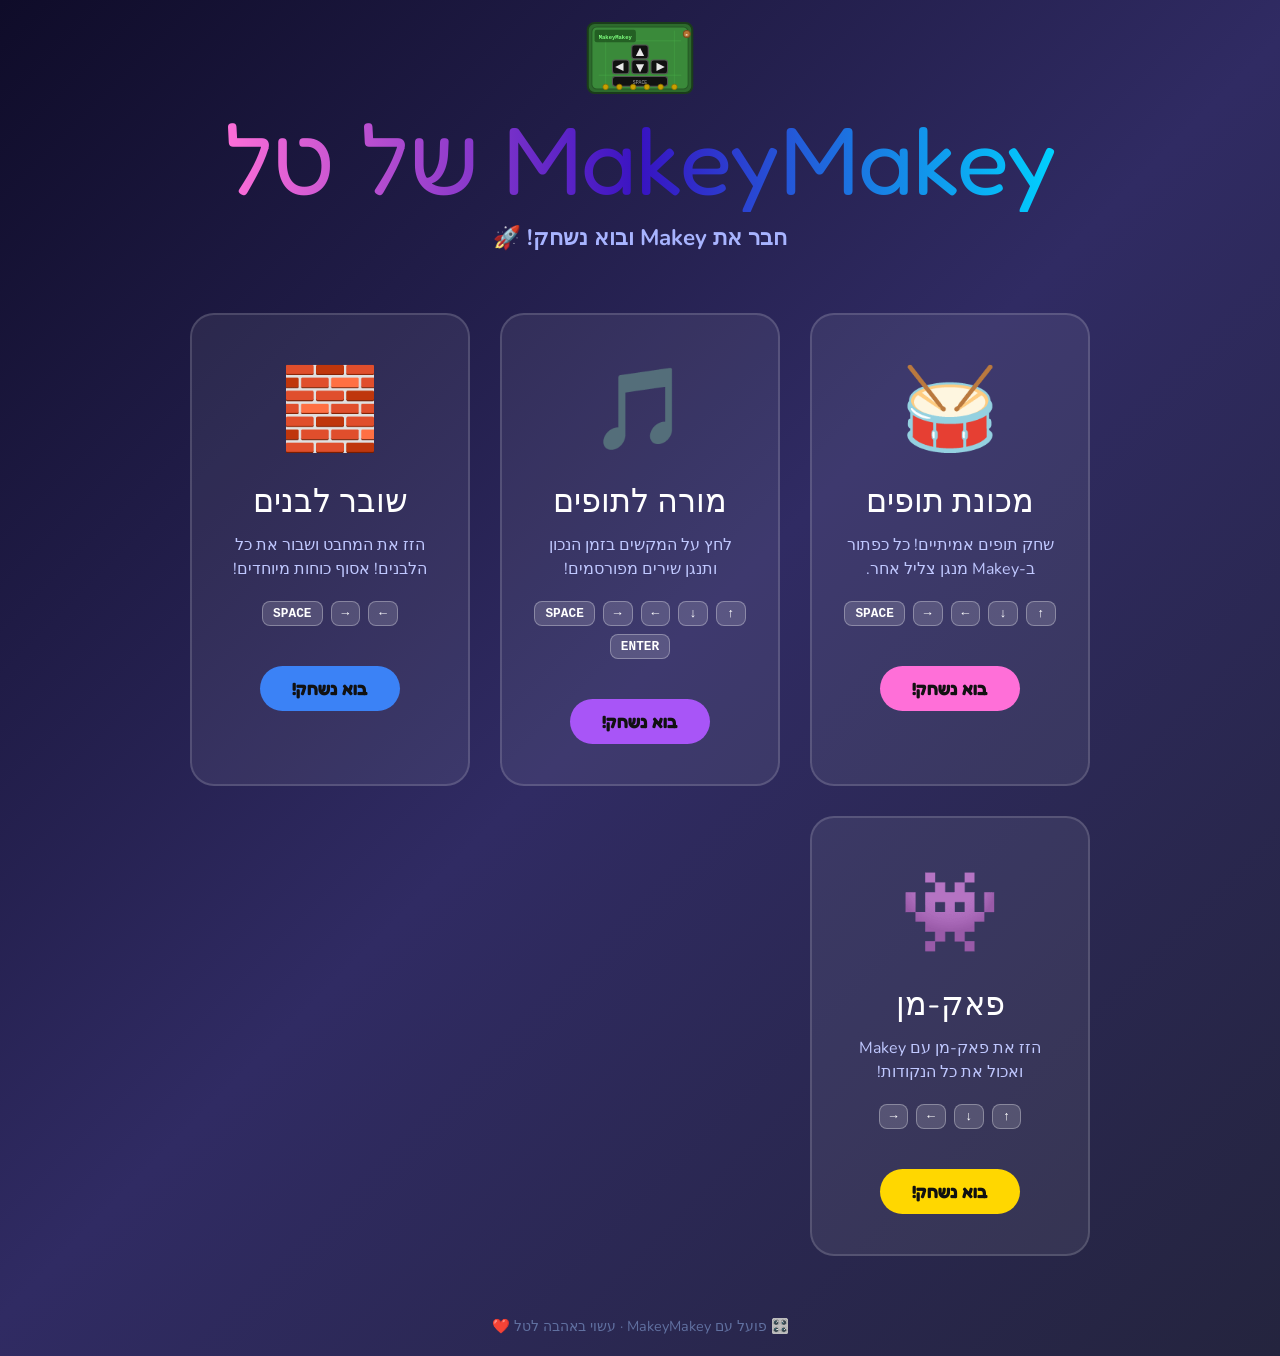
<file: index.html>
<!DOCTYPE html>
<html lang="he" dir="rtl">
<head>
  <meta charset="UTF-8">
  <meta name="viewport" content="width=device-width, initial-scale=1.0">
  <title>MakeyMakey של טל</title>
  <link rel="stylesheet" href="css/style.css">
  <style>
    body {
      display: flex;
      flex-direction: column;
      align-items: center;
      justify-content: center;
      min-height: 100vh;
      padding: 20px;
    }

    .hero {
      text-align: center;
      margin-bottom: 60px;
      animation: floatIn 0.8s ease-out;
    }

    .logo {
      font-size: clamp(3rem, 8vw, 6rem);
      background: linear-gradient(90deg, #ff6fd8, #3813c2, #00d2ff);
      -webkit-background-clip: text;
      -webkit-text-fill-color: transparent;
      background-clip: text;
      text-shadow: none;
      line-height: 1.1;
      margin-bottom: 10px;
    }

    .subtitle {
      font-size: 1.4rem;
      color: #a8b4ff;
      font-weight: 700;
    }

    .makey-icon {
      font-size: 5rem;
      display: block;
      margin-bottom: 10px;
      animation: bounce 2s ease-in-out infinite;
    }

    .games-grid {
      display: grid;
      grid-template-columns: repeat(auto-fit, minmax(280px, 1fr));
      gap: 30px;
      max-width: 900px;
      width: 100%;
    }

    .game-card {
      background: rgba(255,255,255,0.07);
      border: 2px solid rgba(255,255,255,0.15);
      border-radius: 24px;
      padding: 40px 30px;
      text-align: center;
      text-decoration: none;
      color: inherit;
      transition: transform 0.2s, box-shadow 0.2s, border-color 0.2s;
      cursor: pointer;
      position: relative;
      overflow: hidden;
    }

    .game-card::before {
      content: '';
      position: absolute;
      inset: 0;
      background: var(--card-glow);
      opacity: 0;
      transition: opacity 0.3s;
      border-radius: 22px;
    }

    .game-card:hover::before { opacity: 1; }
    .game-card:hover {
      transform: translateY(-8px) scale(1.02);
      box-shadow: 0 20px 60px rgba(0,0,0,0.4);
      border-color: var(--card-color);
    }

    .game-card.drum { --card-color: #ff6fd8; --card-glow: radial-gradient(ellipse at center, rgba(255,111,216,0.15), transparent 70%); }
    .game-card.drumtutor { --card-color: #a855f7; --card-glow: radial-gradient(ellipse at center, rgba(168,85,247,0.15), transparent 70%); }
    .game-card.breakout { --card-color: #3b82f6; --card-glow: radial-gradient(ellipse at center, rgba(59,130,246,0.15), transparent 70%); }
    .game-card.pacman { --card-color: #ffd700; --card-glow: radial-gradient(ellipse at center, rgba(255,215,0,0.15), transparent 70%); }

    .game-icon { font-size: 5rem; display: block; margin-bottom: 16px; }
    .game-title { font-size: 2rem; margin-bottom: 10px; }
    .game-desc { font-size: 1rem; color: #c0c8ff; line-height: 1.5; margin-bottom: 20px; }

    .keys-hint {
      display: flex;
      gap: 8px;
      justify-content: center;
      flex-wrap: wrap;
    }

    .key {
      background: rgba(255,255,255,0.15);
      border: 1px solid rgba(255,255,255,0.3);
      border-radius: 8px;
      padding: 4px 10px;
      font-size: 0.8rem;
      font-weight: 700;
      font-family: monospace;
    }

    .play-btn {
      display: inline-block;
      margin-top: 20px;
      padding: 12px 32px;
      border-radius: 50px;
      font-size: 1.1rem;
      font-weight: 900;
      font-family: 'Fredoka One', cursive;
      background: var(--card-color);
      color: #111;
      border: none;
      cursor: pointer;
      text-decoration: none;
      transition: transform 0.15s, box-shadow 0.15s;
    }

    .play-btn:hover { transform: scale(1.08); box-shadow: 0 6px 20px rgba(0,0,0,0.3); }

    @keyframes floatIn {
      from { opacity: 0; transform: translateY(-30px); }
      to   { opacity: 1; transform: translateY(0); }
    }

    @keyframes bounce {
      0%, 100% { transform: translateY(0); }
      50%       { transform: translateY(-12px); }
    }

    .footer {
      margin-top: 60px;
      color: #6070a0;
      font-size: 0.9rem;
      text-align: center;
    }
  </style>
</head>
<body>
  <div class="hero">
    <span class="makey-icon">
      <svg xmlns="http://www.w3.org/2000/svg" viewBox="0 0 160 110" width="110" height="76" style="display:block;margin:0 auto 10px;">
        <!-- PCB body -->
        <rect x="4" y="4" width="152" height="102" rx="10" ry="10" fill="#2d6a2d" stroke="#1a3d1a" stroke-width="3"/>
        <rect x="10" y="10" width="140" height="90" rx="7" ry="7" fill="#3a8a3a" stroke="#245924" stroke-width="1.5"/>
        <!-- Circuit traces -->
        <line x1="20" y1="30" x2="140" y2="30" stroke="#4db84d" stroke-width="1" opacity="0.5"/>
        <line x1="20" y1="80" x2="140" y2="80" stroke="#4db84d" stroke-width="1" opacity="0.5"/>
        <line x1="30" y1="15" x2="30" y2="95" stroke="#4db84d" stroke-width="1" opacity="0.4"/>
        <line x1="130" y1="15" x2="130" y2="95" stroke="#4db84d" stroke-width="1" opacity="0.4"/>
        <!-- Logo text area -->
        <rect x="14" y="14" width="60" height="18" rx="3" fill="#1a4d1a" opacity="0.7"/>
        <text x="44" y="27" font-family="monospace" font-size="8" fill="#7fff7f" text-anchor="middle" font-weight="bold">MakeyMakey</text>
        <!-- Arrow pad cluster (center) -->
        <!-- Up arrow -->
        <rect x="68" y="36" width="24" height="20" rx="4" fill="#111" stroke="#555" stroke-width="1.5"/>
        <polygon points="80,40 86,52 74,52" fill="#fff" opacity="0.9"/>
        <!-- Left arrow -->
        <rect x="40" y="58" width="24" height="20" rx="4" fill="#111" stroke="#555" stroke-width="1.5"/>
        <polygon points="44,68 56,62 56,74" fill="#fff" opacity="0.9"/>
        <!-- Down arrow -->
        <rect x="68" y="58" width="24" height="20" rx="4" fill="#111" stroke="#555" stroke-width="1.5"/>
        <polygon points="80,76 74,64 86,64" fill="#fff" opacity="0.9"/>
        <!-- Right arrow -->
        <rect x="96" y="58" width="24" height="20" rx="4" fill="#111" stroke="#555" stroke-width="1.5"/>
        <polygon points="116,68 104,62 104,74" fill="#fff" opacity="0.9"/>
        <!-- Space bar -->
        <rect x="40" y="82" width="80" height="14" rx="4" fill="#111" stroke="#555" stroke-width="1.5"/>
        <text x="80" y="93" font-family="monospace" font-size="7" fill="#aaa" text-anchor="middle">SPACE</text>
        <!-- Alligator clip holes (bottom row) -->
        <circle cx="30" cy="97" r="4" fill="#c8a000" stroke="#8a6d00" stroke-width="1"/>
        <circle cx="50" cy="97" r="4" fill="#c8a000" stroke="#8a6d00" stroke-width="1"/>
        <circle cx="70" cy="97" r="4" fill="#c8a000" stroke="#8a6d00" stroke-width="1"/>
        <circle cx="90" cy="97" r="4" fill="#c8a000" stroke="#8a6d00" stroke-width="1"/>
        <circle cx="110" cy="97" r="4" fill="#c8a000" stroke="#8a6d00" stroke-width="1"/>
        <circle cx="130" cy="97" r="4" fill="#c8a000" stroke="#8a6d00" stroke-width="1"/>
        <!-- Earth hole -->
        <circle cx="148" cy="20" r="5" fill="#b87333" stroke="#7a4b1e" stroke-width="1.5"/>
        <text x="148" y="23.5" font-family="monospace" font-size="6" fill="#fff" text-anchor="middle">E</text>
      </svg>
    </span>
    <div class="logo">MakeyMakey של טל</div>
    <p class="subtitle">חבר את Makey ובוא נשחק! 🚀</p>
  </div>

  <div class="games-grid">
    <a class="game-card drum" href="games/drum/index.html">
      <span class="game-icon">🥁</span>
      <div class="game-title">מכונת תופים</div>
      <p class="game-desc">שחק תופים אמיתיים! כל כפתור ב-Makey מנגן צליל אחר.</p>
      <div class="keys-hint">
        <span class="key">↑</span>
        <span class="key">↓</span>
        <span class="key">←</span>
        <span class="key">→</span>
        <span class="key">SPACE</span>
      </div>
      <div style="margin-top:20px;">
        <span class="play-btn">בוא נשחק!</span>
      </div>
    </a>

    <a class="game-card drumtutor" href="games/drumtutor/index.html">
      <span class="game-icon">🎵</span>
      <div class="game-title">מורה לתופים</div>
      <p class="game-desc">לחץ על המקשים בזמן הנכון ותנגן שירים מפורסמים!</p>
      <div class="keys-hint">
        <span class="key">↑</span>
        <span class="key">↓</span>
        <span class="key">←</span>
        <span class="key">→</span>
        <span class="key">SPACE</span>
        <span class="key">ENTER</span>
      </div>
      <div style="margin-top:20px;">
        <span class="play-btn" style="background:#a855f7;">בוא נשחק!</span>
      </div>
    </a>

    <a class="game-card breakout" href="games/breakout/index.html">
      <span class="game-icon">🧱</span>
      <div class="game-title">שובר לבנים</div>
      <p class="game-desc">הזז את המחבט ושבור את כל הלבנים! אסוף כוחות מיוחדים!</p>
      <div class="keys-hint">
        <span class="key">←</span>
        <span class="key">→</span>
        <span class="key">SPACE</span>
      </div>
      <div style="margin-top:20px;">
        <span class="play-btn" style="background:#3b82f6;">בוא נשחק!</span>
      </div>
    </a>

    <a class="game-card pacman" href="games/pacman/index.html">
      <span class="game-icon">👾</span>
      <div class="game-title">פאק-מן</div>
      <p class="game-desc">הזז את פאק-מן עם Makey ואכול את כל הנקודות!</p>
      <div class="keys-hint">
        <span class="key">↑</span>
        <span class="key">↓</span>
        <span class="key">←</span>
        <span class="key">→</span>
      </div>
      <div style="margin-top:20px;">
        <span class="play-btn" style="background:#ffd700;">בוא נשחק!</span>
      </div>
    </a>
  </div>

  <div class="footer">
    <p>🎛️ פועל עם MakeyMakey · עשוי באהבה לטל ❤️</p>
  </div>
</body>
</html>
</file>
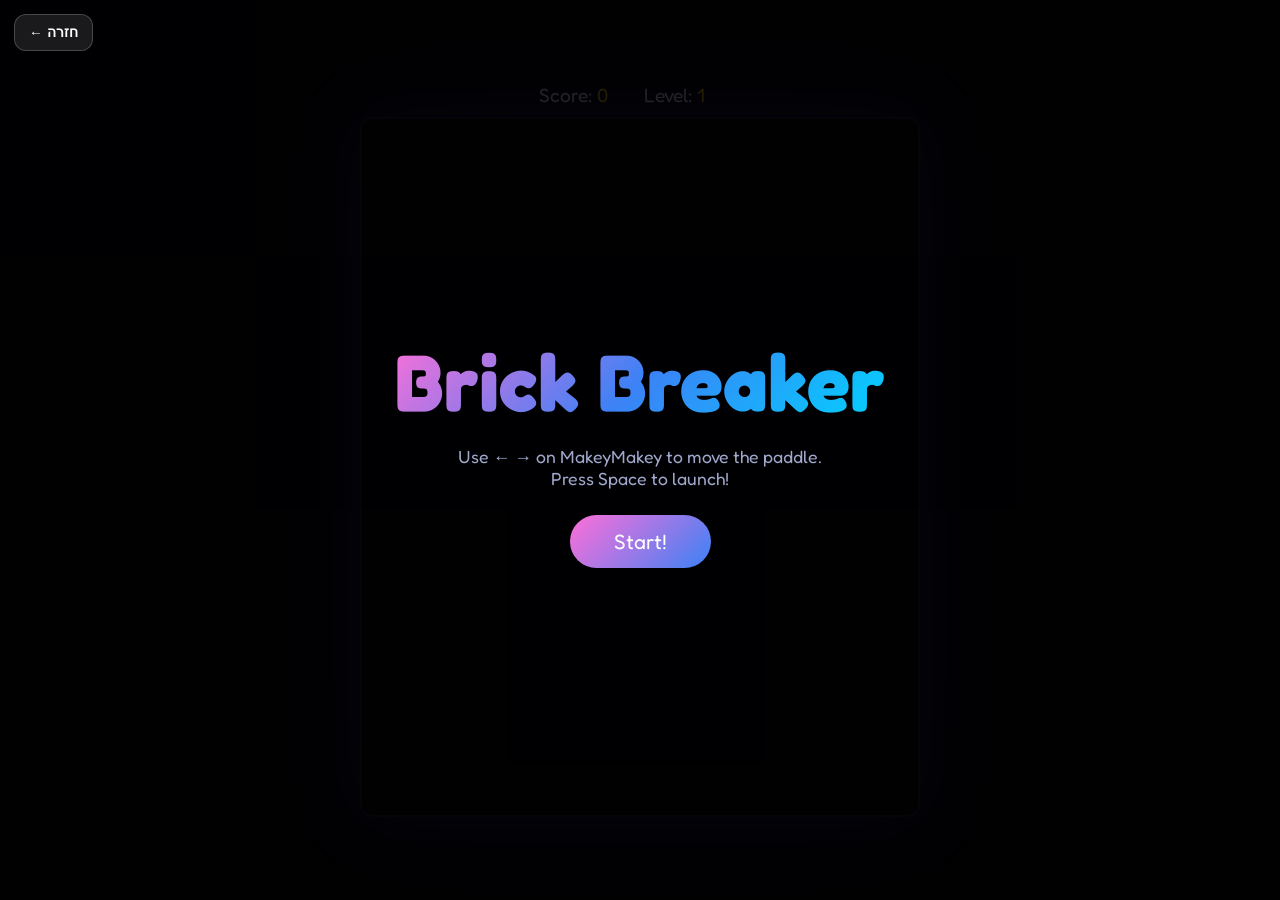
<file: games/breakout/index.html>
<!DOCTYPE html>
<html lang="he">
<head>
  <meta charset="UTF-8">
  <meta name="viewport" content="width=device-width, initial-scale=1.0">
  <title>Brick Breaker</title>
  <style>
    @import url('https://fonts.googleapis.com/css2?family=Fredoka+One&family=Nunito:wght@400;700;900&display=swap');
    * { box-sizing: border-box; margin: 0; padding: 0; }

    body {
      background: #05050f;
      font-family: 'Nunito', sans-serif;
      color: #fff;
      display: flex;
      flex-direction: column;
      align-items: center;
      justify-content: center;
      min-height: 100vh;
      overflow: hidden;
    }

    .back-btn {
      position: fixed; top: 14px; left: 14px;
      background: rgba(255,255,255,0.1); border: 1px solid rgba(255,255,255,0.2);
      border-radius: 12px; padding: 8px 14px; color: #fff; text-decoration: none;
      font-weight: 700; font-size: 0.85rem; z-index: 100;
    }
    .back-btn:hover { background: rgba(255,255,255,0.2); }

    #hud {
      display: flex; gap: 36px; margin-bottom: 10px;
      font-family: 'Fredoka One', cursive; font-size: 1.2rem;
    }
    #hud .val { color: #ffd700; }
    .lives-display { color: #ff4466; }

    canvas {
      display: block;
      border-radius: 12px;
      border: 2px solid #1a1a3a;
      box-shadow: 0 0 60px rgba(80,60,200,0.3), 0 0 120px rgba(80,60,200,0.15);
    }

    #overlay {
      position: fixed; inset: 0;
      background: rgba(0,0,0,0.85);
      display: flex; flex-direction: column;
      align-items: center; justify-content: center;
      z-index: 50; gap: 16px; text-align: center;
      font-family: 'Fredoka One', cursive;
    }
    #overlay.hidden { display: none; }
    #overlay h1 {
      font-size: clamp(2.5rem, 8vw, 5rem);
      background: linear-gradient(135deg, #ff6fd8, #3b82f6, #00d4ff);
      -webkit-background-clip: text; -webkit-text-fill-color: transparent; background-clip: text;
    }
    #overlay p { color: #a0a8cc; font-size: 1.1rem; max-width: 400px; }
    #overlay .btn {
      margin-top: 10px; padding: 14px 44px; border-radius: 50px; border: none;
      font-family: 'Fredoka One', cursive; font-size: 1.3rem;
      background: linear-gradient(135deg, #ff6fd8, #3b82f6);
      color: #fff; cursor: pointer; transition: transform 0.15s, box-shadow 0.15s;
    }
    #overlay .btn:hover { transform: scale(1.08); box-shadow: 0 8px 30px rgba(255,111,216,0.4); }
  </style>
</head>
<body>
  <a class="back-btn" href="../../index.html">&#8592; &#1495;&#1494;&#1512;&#1492;</a>

  <div id="hud">
    <div>Score: <span class="val" id="scoreEl">0</span></div>
    <div>Level: <span class="val" id="levelEl">1</span></div>
    <div class="lives-display" id="livesEl"></div>
  </div>

  <canvas id="c"></canvas>

  <div id="overlay">
    <h1 id="olTitle">Brick Breaker</h1>
    <p id="olMsg">Use &#8592; &#8594; on MakeyMakey to move the paddle.<br>Press Space to launch!</p>
    <button class="btn" id="olBtn">Start!</button>
  </div>

<script>
(() => {
  const canvas = document.getElementById('c');
  const ctx = canvas.getContext('2d');
  const overlay = document.getElementById('overlay');
  const olTitle = document.getElementById('olTitle');
  const olMsg = document.getElementById('olMsg');
  const olBtn = document.getElementById('olBtn');
  const scoreEl = document.getElementById('scoreEl');
  const levelEl = document.getElementById('levelEl');
  const livesEl = document.getElementById('livesEl');

  // ── Audio ──────────────────────────────────────────────────────────────────
  const ac = new (window.AudioContext || window.webkitAudioContext)();
  function resume() { if (ac.state === 'suspended') ac.resume(); }

  function snd(freq, dur, type='sine', vol=0.3) {
    const o = ac.createOscillator(), g = ac.createGain();
    o.type = type; o.frequency.value = freq;
    g.gain.setValueAtTime(vol, ac.currentTime);
    g.gain.exponentialRampToValueAtTime(0.001, ac.currentTime + dur);
    o.connect(g); g.connect(ac.destination);
    o.start(); o.stop(ac.currentTime + dur);
  }

  function sndHitBrick(pitch) {
    snd(400 + pitch * 80, 0.08, 'square', 0.25);
    snd(600 + pitch * 60, 0.06, 'sine', 0.15);
  }
  function sndHitPaddle() { snd(220, 0.1, 'triangle', 0.3); }
  function sndHitWall()   { snd(180, 0.06, 'sine', 0.15); }
  function sndLoseLife()  {
    [300,250,200,150].forEach((f,i) => setTimeout(() => snd(f, 0.12, 'sawtooth', 0.35), i * 70));
  }
  function sndLevelUp() {
    [523,659,784,1047].forEach((f,i) => setTimeout(() => snd(f, 0.15, 'sine', 0.4), i * 100));
  }
  function sndGameOver() {
    [400,300,200,100].forEach((f,i) => setTimeout(() => snd(f, 0.2, 'sawtooth', 0.4), i * 120));
  }
  function sndPowerUp() { snd(800, 0.1, 'sine', 0.4); snd(1200, 0.15, 'square', 0.2); }

  // ── Sizing ─────────────────────────────────────────────────────────────────
  const W = 560, H = 700;
  canvas.width = W; canvas.height = H;
  const scale = Math.min((window.innerWidth * 0.95) / W, (window.innerHeight * 0.8) / H, 1);
  canvas.style.width  = W * scale + 'px';
  canvas.style.height = H * scale + 'px';

  // ── Constants ──────────────────────────────────────────────────────────────
  const PADDLE_W = 100, PADDLE_H = 14, PADDLE_Y = H - 40, PADDLE_SPEED = 7;
  const BALL_R = 7;
  const BRICK_ROWS = 7, BRICK_COLS = 10, BRICK_H = 22, BRICK_PAD = 4;
  const BRICK_TOP = 70;

  // ── Color palettes per row ─────────────────────────────────────────────────
  const ROW_COLORS = [
    ['#ff2d55','#ff5c83'], // row 0 - red/pink
    ['#ff6b2b','#ff9b5c'], // row 1 - orange
    ['#ffcc00','#ffe066'], // row 2 - yellow
    ['#34c759','#6fdf8e'], // row 3 - green
    ['#00bcd4','#4dd9e8'], // row 4 - cyan
    ['#5856d6','#8280e0'], // row 5 - indigo
    ['#af52de','#c97aea'], // row 6 - purple
    ['#ff2d55','#ff5c83'], // extra
    ['#ff9500','#ffb84d'], // extra
  ];

  // ── Particles ──────────────────────────────────────────────────────────────
  let particles = [];

  function spawnParticles(x, y, color, count) {
    for (let i = 0; i < count; i++) {
      const angle = Math.random() * Math.PI * 2;
      const speed = Math.random() * 4 + 1;
      particles.push({
        x, y,
        vx: Math.cos(angle) * speed,
        vy: Math.sin(angle) * speed,
        life: 1,
        decay: 0.02 + Math.random() * 0.03,
        size: Math.random() * 4 + 2,
        color,
      });
    }
  }

  function updateParticles() {
    for (let i = particles.length - 1; i >= 0; i--) {
      const p = particles[i];
      p.x += p.vx;
      p.y += p.vy;
      p.vy += 0.08; // gravity
      p.life -= p.decay;
      if (p.life <= 0) particles.splice(i, 1);
    }
  }

  function drawParticles() {
    particles.forEach(p => {
      ctx.globalAlpha = p.life;
      ctx.fillStyle = p.color;
      ctx.beginPath();
      ctx.arc(p.x, p.y, p.size * p.life, 0, Math.PI * 2);
      ctx.fill();
    });
    ctx.globalAlpha = 1;
  }

  // ── Power-ups ──────────────────────────────────────────────────────────────
  let powerUps = [];
  const PU_TYPES = ['wide', 'multi', 'slow'];
  const PU_COLORS = { wide: '#00ff88', multi: '#ff66cc', slow: '#66ccff' };
  const PU_LABELS = { wide: 'W', multi: '3x', slow: 'S' };

  function maybeSpawnPowerUp(x, y) {
    if (Math.random() > 0.12) return; // 12% chance
    const type = PU_TYPES[Math.floor(Math.random() * PU_TYPES.length)];
    powerUps.push({ x, y, type, vy: 2, size: 14 });
  }

  function updatePowerUps() {
    for (let i = powerUps.length - 1; i >= 0; i--) {
      const pu = powerUps[i];
      pu.y += pu.vy;
      // Check paddle catch
      if (pu.y + pu.size >= PADDLE_Y && pu.y - pu.size <= PADDLE_Y + PADDLE_H &&
          pu.x >= paddle.x && pu.x <= paddle.x + paddle.w) {
        activatePowerUp(pu.type);
        powerUps.splice(i, 1);
        continue;
      }
      if (pu.y > H + 20) powerUps.splice(i, 1);
    }
  }

  function drawPowerUps() {
    powerUps.forEach(pu => {
      const c = PU_COLORS[pu.type];
      // Glow
      ctx.shadowColor = c;
      ctx.shadowBlur = 12;
      ctx.fillStyle = c;
      ctx.beginPath();
      ctx.arc(pu.x, pu.y, pu.size, 0, Math.PI * 2);
      ctx.fill();
      ctx.shadowBlur = 0;
      // Label
      ctx.fillStyle = '#000';
      ctx.font = 'bold 12px monospace';
      ctx.textAlign = 'center'; ctx.textBaseline = 'middle';
      ctx.fillText(PU_LABELS[pu.type], pu.x, pu.y);
    });
  }

  function activatePowerUp(type) {
    sndPowerUp();
    if (type === 'wide') {
      paddle.w = Math.min(paddle.w + 40, 200);
      setTimeout(() => { paddle.w = Math.max(paddle.w - 40, PADDLE_W); }, 8000);
    } else if (type === 'multi') {
      // Spawn 2 extra balls
      const src = balls[0] || { x: paddle.x + paddle.w/2, y: PADDLE_Y - 10, speed: 5 };
      for (let i = 0; i < 2; i++) {
        const angle = -Math.PI/4 + Math.random() * Math.PI/2 - Math.PI/2;
        balls.push({
          x: src.x, y: src.y,
          dx: Math.cos(angle) * src.speed,
          dy: Math.sin(angle) * src.speed,
          speed: src.speed,
          stuck: false,
        });
      }
    } else if (type === 'slow') {
      balls.forEach(b => {
        b.dx *= 0.6; b.dy *= 0.6;
        b.speed *= 0.6;
      });
      setTimeout(() => {
        balls.forEach(b => {
          const spd = Math.sqrt(b.dx*b.dx + b.dy*b.dy);
          if (spd < 4) {
            const factor = 4 / spd;
            b.dx *= factor; b.dy *= factor; b.speed = 4;
          }
        });
      }, 6000);
    }
  }

  // ── Game state ─────────────────────────────────────────────────────────────
  let paddle, balls, bricks, score, lives, level, state;
  let combo = 0;

  // frame-rate independent timing
  const TARGET_FPS = 60;
  const FRAME_MS = 1000 / TARGET_FPS;
  let lastFrameTime = 0;
  let accumulator = 0;

  function initLevel(lvl) {
    level = lvl;
    levelEl.textContent = level;
    bricks = [];
    const brickW = (W - BRICK_PAD * (BRICK_COLS + 1)) / BRICK_COLS;
    const rows = Math.min(BRICK_ROWS + Math.floor((lvl - 1) / 2), 9);
    for (let r = 0; r < rows; r++) {
      for (let c = 0; c < BRICK_COLS; c++) {
        const hp = r < 2 && lvl > 2 ? 2 : 1; // top rows get 2hp on level 3+
        bricks.push({
          x: BRICK_PAD + c * (brickW + BRICK_PAD),
          y: BRICK_TOP + r * (BRICK_H + BRICK_PAD),
          w: brickW,
          h: BRICK_H,
          hp,
          maxHp: hp,
          row: r,
          alive: true,
        });
      }
    }

    paddle = { x: W/2 - PADDLE_W/2, w: PADDLE_W };

    balls = [{
      x: W/2, y: PADDLE_Y - BALL_R - 1,
      dx: 0, dy: 0,
      speed: 4 + lvl * 0.3,
      stuck: true,
    }];

    powerUps = [];
    particles = [];
    combo = 0;
  }

  function startGame() {
    score = 0; lives = 3; scoreEl.textContent = 0;
    updateLives();
    initLevel(1);
    state = 'playing';
    overlay.classList.add('hidden');
    lastFrameTime = 0;
    accumulator = 0;
    requestAnimationFrame(loop);
  }

  function updateLives() {
    livesEl.textContent = '\u2764\uFE0F'.repeat(Math.max(0, lives));
  }

  // ── Input ──────────────────────────────────────────────────────────────────
  const keys = {};
  document.addEventListener('keydown', e => {
    keys[e.key] = true;
    if (['ArrowLeft','ArrowRight',' ','Enter'].includes(e.key)) e.preventDefault();
    if (state !== 'playing') return;
    if ((e.key === ' ' || e.key === 'Enter') && balls.some(b => b.stuck)) {
      resume();
      launchBall();
    }
  });
  document.addEventListener('keyup', e => { keys[e.key] = false; });

  function launchBall() {
    balls.forEach(b => {
      if (!b.stuck) return;
      b.stuck = false;
      const angle = -Math.PI/3 + Math.random() * Math.PI/6 - Math.PI/12;
      b.dx = Math.cos(angle) * b.speed;
      b.dy = -Math.abs(Math.sin(angle) * b.speed);
      snd(500, 0.08, 'sine', 0.3);
    });
  }

  // ── Update ─────────────────────────────────────────────────────────────────
  function update() {
    // Paddle movement
    if (keys['ArrowLeft'])  paddle.x -= PADDLE_SPEED;
    if (keys['ArrowRight']) paddle.x += PADDLE_SPEED;
    paddle.x = Math.max(0, Math.min(W - paddle.w, paddle.x));

    // Balls
    for (let bi = balls.length - 1; bi >= 0; bi--) {
      const b = balls[bi];

      if (b.stuck) {
        b.x = paddle.x + paddle.w / 2;
        b.y = PADDLE_Y - BALL_R - 1;
        continue;
      }

      b.x += b.dx;
      b.y += b.dy;

      // Wall bounces
      if (b.x - BALL_R <= 0)     { b.x = BALL_R; b.dx = Math.abs(b.dx); sndHitWall(); }
      if (b.x + BALL_R >= W)     { b.x = W - BALL_R; b.dx = -Math.abs(b.dx); sndHitWall(); }
      if (b.y - BALL_R <= 0)     { b.y = BALL_R; b.dy = Math.abs(b.dy); sndHitWall(); }

      // Bottom — lose ball
      if (b.y + BALL_R > H) {
        balls.splice(bi, 1);
        if (balls.length === 0) {
          lives--;
          updateLives();
          combo = 0;
          if (lives <= 0) {
            gameOver();
            return;
          }
          sndLoseLife();
          // Respawn stuck ball
          balls.push({
            x: paddle.x + paddle.w/2, y: PADDLE_Y - BALL_R - 1,
            dx: 0, dy: 0, speed: 4 + level * 0.3, stuck: true,
          });
        }
        continue;
      }

      // Paddle bounce
      if (b.dy > 0 && b.y + BALL_R >= PADDLE_Y && b.y + BALL_R <= PADDLE_Y + PADDLE_H + 4 &&
          b.x >= paddle.x - 4 && b.x <= paddle.x + paddle.w + 4) {
        const hitPos = (b.x - paddle.x) / paddle.w; // 0..1
        const angle = -Math.PI * 0.15 - hitPos * Math.PI * 0.7; // spread angle
        const spd = Math.sqrt(b.dx*b.dx + b.dy*b.dy);
        b.dx = Math.cos(angle) * spd;
        b.dy = Math.sin(angle) * spd;
        if (b.dy > -1) b.dy = -1; // ensure upward
        b.y = PADDLE_Y - BALL_R - 1;
        sndHitPaddle();
        combo = 0;
        spawnParticles(b.x, PADDLE_Y, '#7788ff', 6);
      }

      // Brick collision
      for (let i = 0; i < bricks.length; i++) {
        const br = bricks[i];
        if (!br.alive) continue;
        if (b.x + BALL_R > br.x && b.x - BALL_R < br.x + br.w &&
            b.y + BALL_R > br.y && b.y - BALL_R < br.y + br.h) {
          // Determine bounce direction and push ball out
          const overlapLeft  = (b.x + BALL_R) - br.x;
          const overlapRight = (br.x + br.w) - (b.x - BALL_R);
          const overlapTop   = (b.y + BALL_R) - br.y;
          const overlapBot   = (br.y + br.h) - (b.y - BALL_R);
          const minOverlapX = Math.min(overlapLeft, overlapRight);
          const minOverlapY = Math.min(overlapTop, overlapBot);
          if (minOverlapX < minOverlapY) {
            b.dx = -b.dx;
            if (overlapLeft < overlapRight) b.x = br.x - BALL_R;
            else b.x = br.x + br.w + BALL_R;
          } else {
            b.dy = -b.dy;
            if (overlapTop < overlapBot) b.y = br.y - BALL_R;
            else b.y = br.y + br.h + BALL_R;
          }

          br.hp--;
          if (br.hp <= 0) {
            br.alive = false;
            combo++;
            const pts = 10 * combo;
            score += pts;
            scoreEl.textContent = score;
            const colors = ROW_COLORS[br.row % ROW_COLORS.length];
            spawnParticles(br.x + br.w/2, br.y + br.h/2, colors[0], 12);
            sndHitBrick(br.row);
            maybeSpawnPowerUp(br.x + br.w/2, br.y + br.h/2);
          } else {
            snd(300, 0.05, 'triangle', 0.2);
            spawnParticles(br.x + br.w/2, br.y + br.h/2, '#ffffff', 4);
          }
          break; // one collision per frame per ball
        }
      }
    }

    updatePowerUps();
    updateParticles();

    // Check level clear
    if (bricks.every(br => !br.alive)) {
      sndLevelUp();
      initLevel(level + 1);
    }
  }

  // ── Draw ───────────────────────────────────────────────────────────────────
  function draw() {
    // Background
    ctx.fillStyle = '#05050f';
    ctx.fillRect(0, 0, W, H);

    // Subtle grid
    ctx.strokeStyle = 'rgba(255,255,255,0.02)';
    ctx.lineWidth = 1;
    for (let x = 0; x < W; x += 40) {
      ctx.beginPath(); ctx.moveTo(x, 0); ctx.lineTo(x, H); ctx.stroke();
    }
    for (let y = 0; y < H; y += 40) {
      ctx.beginPath(); ctx.moveTo(0, y); ctx.lineTo(W, y); ctx.stroke();
    }

    // Bricks
    bricks.forEach(br => {
      if (!br.alive) return;
      const colors = ROW_COLORS[br.row % ROW_COLORS.length];
      const dmg = br.hp < br.maxHp;

      // Glow
      ctx.shadowColor = colors[0];
      ctx.shadowBlur = dmg ? 4 : 10;

      // Body gradient
      const grad = ctx.createLinearGradient(br.x, br.y, br.x, br.y + br.h);
      grad.addColorStop(0, colors[1]);
      grad.addColorStop(1, colors[0]);
      ctx.fillStyle = grad;
      ctx.beginPath();
      ctx.roundRect(br.x, br.y, br.w, br.h, 4);
      ctx.fill();
      ctx.shadowBlur = 0;

      // Inner shine
      ctx.fillStyle = 'rgba(255,255,255,0.2)';
      ctx.beginPath();
      ctx.roundRect(br.x + 2, br.y + 2, br.w - 4, br.h / 2 - 2, 3);
      ctx.fill();

      // Crack overlay for damaged bricks
      if (dmg) {
        ctx.strokeStyle = 'rgba(0,0,0,0.5)';
        ctx.lineWidth = 1.5;
        const cx = br.x + br.w/2, cy = br.y + br.h/2;
        ctx.beginPath();
        ctx.moveTo(cx - 6, cy - 4); ctx.lineTo(cx, cy);
        ctx.lineTo(cx + 4, cy - 6); ctx.moveTo(cx, cy);
        ctx.lineTo(cx + 2, cy + 5); ctx.stroke();
      }
    });

    // Paddle
    const padGrad = ctx.createLinearGradient(paddle.x, PADDLE_Y, paddle.x, PADDLE_Y + PADDLE_H);
    padGrad.addColorStop(0, '#8888ff');
    padGrad.addColorStop(0.5, '#5555dd');
    padGrad.addColorStop(1, '#3333aa');
    ctx.shadowColor = '#6666ff';
    ctx.shadowBlur = 18;
    ctx.fillStyle = padGrad;
    ctx.beginPath();
    ctx.roundRect(paddle.x, PADDLE_Y, paddle.w, PADDLE_H, 7);
    ctx.fill();
    ctx.shadowBlur = 0;

    // Paddle shine
    ctx.fillStyle = 'rgba(255,255,255,0.25)';
    ctx.beginPath();
    ctx.roundRect(paddle.x + 4, PADDLE_Y + 2, paddle.w - 8, 5, 3);
    ctx.fill();

    // Paddle edge highlights
    ctx.fillStyle = 'rgba(255,255,255,0.4)';
    ctx.beginPath();
    ctx.arc(paddle.x + 6, PADDLE_Y + PADDLE_H/2, 3, 0, Math.PI*2);
    ctx.fill();
    ctx.beginPath();
    ctx.arc(paddle.x + paddle.w - 6, PADDLE_Y + PADDLE_H/2, 3, 0, Math.PI*2);
    ctx.fill();

    // Balls
    balls.forEach(b => {
      // Trail
      if (!b.stuck) {
        ctx.globalAlpha = 0.15;
        ctx.fillStyle = '#aaccff';
        for (let t = 1; t <= 4; t++) {
          ctx.beginPath();
          ctx.arc(b.x - b.dx * t * 0.8, b.y - b.dy * t * 0.8, BALL_R * (1 - t * 0.15), 0, Math.PI*2);
          ctx.fill();
        }
        ctx.globalAlpha = 1;
      }

      // Ball body
      ctx.shadowColor = '#ffffff';
      ctx.shadowBlur = 14;
      const ballGrad = ctx.createRadialGradient(b.x - 2, b.y - 2, 1, b.x, b.y, BALL_R);
      ballGrad.addColorStop(0, '#ffffff');
      ballGrad.addColorStop(0.6, '#ccddff');
      ballGrad.addColorStop(1, '#6688cc');
      ctx.fillStyle = ballGrad;
      ctx.beginPath();
      ctx.arc(b.x, b.y, BALL_R, 0, Math.PI * 2);
      ctx.fill();
      ctx.shadowBlur = 0;
    });

    // Power-ups & particles
    drawPowerUps();
    drawParticles();

    // Combo indicator
    if (combo > 1) {
      ctx.font = 'bold 16px "Fredoka One", cursive';
      ctx.textAlign = 'center';
      ctx.textBaseline = 'top';
      ctx.fillStyle = `hsl(${combo * 30}, 100%, 70%)`;
      ctx.fillText(`Combo x${combo}!`, W/2, H - 18);
    }

    ctx.textAlign = 'left';
    ctx.textBaseline = 'alphabetic';
  }

  // ── Game states ────────────────────────────────────────────────────────────
  function gameOver() {
    state = 'over';
    sndGameOver();
    olTitle.textContent = 'Game Over';
    olMsg.innerHTML = `Score: ${score}<br>Level: ${level}`;
    olBtn.textContent = 'Play Again';
    overlay.classList.remove('hidden');
    olBtn.onclick = startGame;
  }

  // ── Main loop (frame-rate independent) ─────────────────────────────────────
  function loop(ts) {
    if (state !== 'playing') return;

    if (lastFrameTime === 0) {
      lastFrameTime = ts;
      requestAnimationFrame(loop);
      return;
    }

    const delta = Math.min(ts - lastFrameTime, 100);
    lastFrameTime = ts;
    accumulator += delta;

    while (accumulator >= FRAME_MS) {
      accumulator -= FRAME_MS;
      update();
      if (state !== 'playing') break;
    }

    draw();
    if (state === 'playing') requestAnimationFrame(loop);
  }

  // ── Start ──────────────────────────────────────────────────────────────────
  olBtn.onclick = startGame;

  // Space/Enter from overlay
  document.addEventListener('keydown', e => {
    if (state !== 'playing' && (e.key === ' ' || e.key === 'Enter')) {
      e.preventDefault();
      resume();
      olBtn.click();
    }
  });

})();
</script>
</body>
</html>
</file>
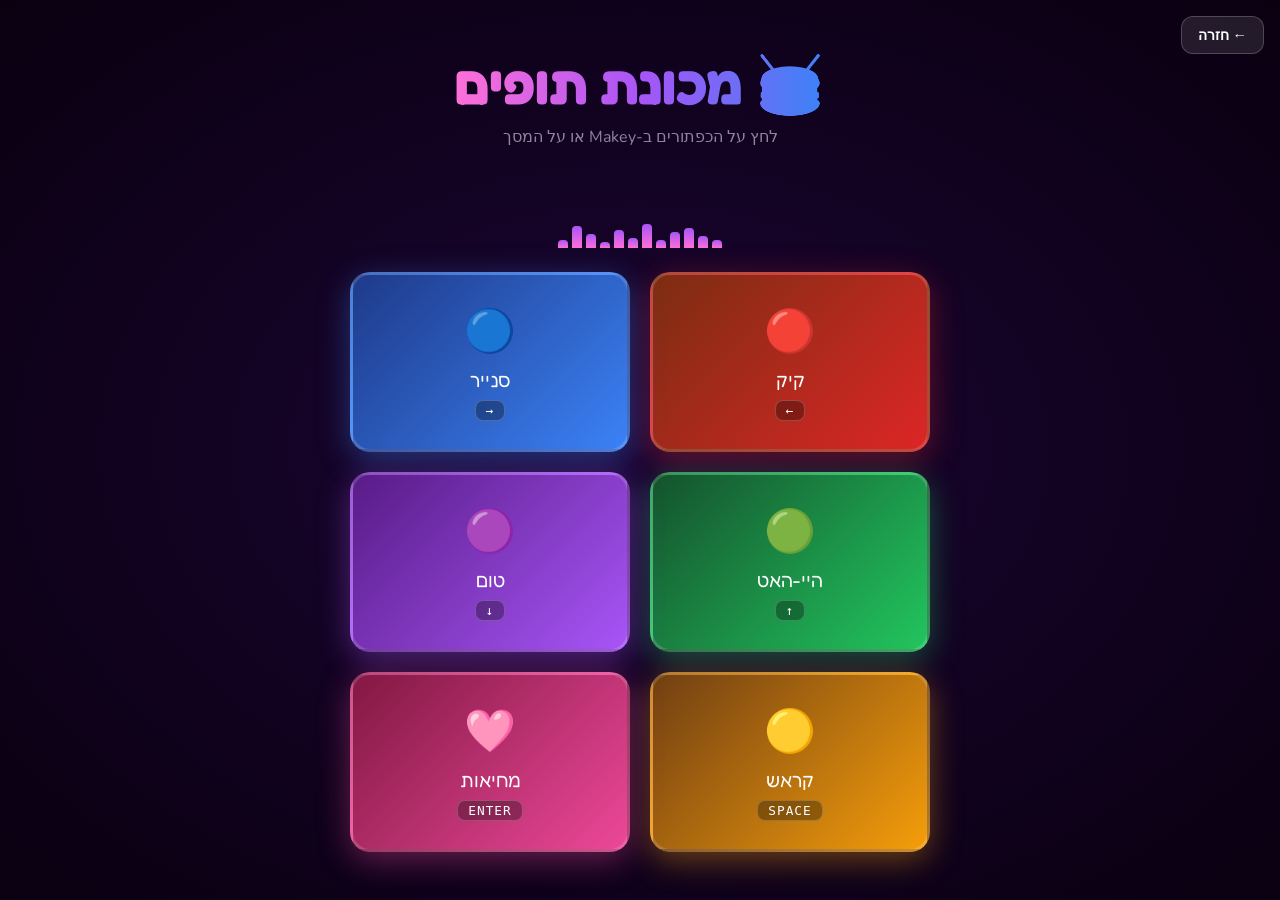
<file: games/drum/index.html>
<!DOCTYPE html>
<html lang="he" dir="rtl">
<head>
  <meta charset="UTF-8">
  <meta name="viewport" content="width=device-width, initial-scale=1.0">
  <title>🥁 מכונת תופים</title>
  <style>
    @import url('https://fonts.googleapis.com/css2?family=Fredoka+One&family=Nunito:wght@400;700;900&display=swap');

    * { box-sizing: border-box; margin: 0; padding: 0; }

    body {
      font-family: 'Nunito', sans-serif;
      background: radial-gradient(ellipse at center, #1a0533 0%, #0a0010 100%);
      min-height: 100vh;
      display: flex;
      flex-direction: column;
      align-items: center;
      justify-content: center;
      color: #fff;
      overflow: hidden;
    }

    h1 {
      font-family: 'Fredoka One', cursive;
      font-size: clamp(2rem, 6vw, 3.5rem);
      text-align: center;
      margin-bottom: 8px;
      background: linear-gradient(90deg, #ff6fd8, #a855f7, #3b82f6);
      -webkit-background-clip: text;
      -webkit-text-fill-color: transparent;
      background-clip: text;
    }

    .subtitle {
      text-align: center;
      color: #9580a0;
      font-size: 1rem;
      margin-bottom: 40px;
    }

    .drum-kit {
      display: grid;
      grid-template-columns: repeat(2, 1fr);
      gap: 20px;
      max-width: 600px;
      width: 90vw;
      padding: 0 10px;
    }

    .pad {
      position: relative;
      border-radius: 20px;
      padding: 28px 16px;
      text-align: center;
      cursor: pointer;
      user-select: none;
      border: 3px solid rgba(255,255,255,0.15);
      transition: transform 0.08s, box-shadow 0.08s;
      background: var(--pad-bg);
      box-shadow: 0 8px 32px var(--pad-shadow);
      -webkit-tap-highlight-color: transparent;
    }

    .pad:active, .pad.active {
      transform: scale(0.93);
      box-shadow: 0 2px 8px var(--pad-shadow), inset 0 0 30px rgba(255,255,255,0.3);
      filter: brightness(1.4);
    }

    .pad-icon { font-size: 2.6rem; display: block; margin-bottom: 8px; }
    .pad-name { font-family: 'Fredoka One', cursive; font-size: 1.2rem; display: block; }
    .pad-key {
      display: inline-block;
      margin-top: 8px;
      background: rgba(0,0,0,0.3);
      border: 1px solid rgba(255,255,255,0.2);
      border-radius: 8px;
      padding: 2px 10px;
      font-size: 0.8rem;
      font-family: monospace;
      letter-spacing: 1px;
    }

    /* Colors */
    .pad-kick    { --pad-bg: linear-gradient(135deg, #7c2d12, #dc2626); --pad-shadow: rgba(220,38,38,0.4); }
    .pad-snare   { --pad-bg: linear-gradient(135deg, #1e3a8a, #3b82f6); --pad-shadow: rgba(59,130,246,0.4); }
    .pad-hihat   { --pad-bg: linear-gradient(135deg, #14532d, #22c55e); --pad-shadow: rgba(34,197,94,0.4); }
    .pad-tom     { --pad-bg: linear-gradient(135deg, #581c87, #a855f7); --pad-shadow: rgba(168,85,247,0.4); }
    .pad-crash   { --pad-bg: linear-gradient(135deg, #713f12, #f59e0b); --pad-shadow: rgba(245,158,11,0.4); }
    .pad-clap    { --pad-bg: linear-gradient(135deg, #831843, #ec4899); --pad-shadow: rgba(236,72,153,0.4); }
    .pad-ride    { --pad-bg: linear-gradient(135deg, #0f4c75, #00b4d8); --pad-shadow: rgba(0,180,216,0.4); }
    .pad-cowbell { --pad-bg: linear-gradient(135deg, #3d1c02, #e07b00); --pad-shadow: rgba(224,123,0,0.4); }
    .pad-bass    { --pad-bg: linear-gradient(135deg, #0d1b2a, #415a77); --pad-shadow: rgba(65,90,119,0.4); }

    /* Ripple particle */
    .ripple {
      position: fixed;
      border-radius: 50%;
      pointer-events: none;
      animation: rippleOut 0.6s ease-out forwards;
      z-index: 999;
    }

    @keyframes rippleOut {
      from { opacity: 0.7; transform: scale(0); }
      to   { opacity: 0; transform: scale(4); }
    }

    .back-btn {
      position: fixed;
      top: 16px;
      right: 16px;
      background: rgba(255,255,255,0.1);
      border: 1px solid rgba(255,255,255,0.2);
      border-radius: 12px;
      padding: 8px 16px;
      color: #fff;
      text-decoration: none;
      font-weight: 700;
      font-size: 0.9rem;
      transition: background 0.2s;
    }
    .back-btn:hover { background: rgba(255,255,255,0.2); }

    .visualizer {
      display: flex;
      align-items: flex-end;
      gap: 4px;
      height: 60px;
      margin-bottom: 24px;
    }

    .bar {
      width: 10px;
      background: linear-gradient(to top, #ff6fd8, #a855f7);
      border-radius: 4px 4px 0 0;
      transition: height 0.08s;
      min-height: 4px;
    }
  </style>
</head>
<body>
  <a class="back-btn" href="../../index.html">← חזרה</a>

  <h1>🥁 מכונת תופים</h1>
  <p class="subtitle">לחץ על הכפתורים ב-Makey או על המסך</p>

  <div class="visualizer" id="visualizer">
    <div class="bar" style="height:8px"></div>
    <div class="bar" style="height:12px"></div>
    <div class="bar" style="height:20px"></div>
    <div class="bar" style="height:16px"></div>
    <div class="bar" style="height:8px"></div>
    <div class="bar" style="height:24px"></div>
    <div class="bar" style="height:10px"></div>
    <div class="bar" style="height:18px"></div>
    <div class="bar" style="height:6px"></div>
    <div class="bar" style="height:14px"></div>
    <div class="bar" style="height:22px"></div>
    <div class="bar" style="height:8px"></div>
  </div>

  <div class="drum-kit" id="kit">
    <div class="pad pad-kick"  data-key="ArrowLeft"  data-sound="kick">
      <span class="pad-icon">🔴</span>
      <span class="pad-name">קיק</span>
      <span class="pad-key">←</span>
    </div>
    <div class="pad pad-snare" data-key="ArrowRight" data-sound="snare">
      <span class="pad-icon">🔵</span>
      <span class="pad-name">סנייר</span>
      <span class="pad-key">→</span>
    </div>
    <div class="pad pad-hihat" data-key="ArrowUp"    data-sound="hihat">
      <span class="pad-icon">🟢</span>
      <span class="pad-name">היי-האט</span>
      <span class="pad-key">↑</span>
    </div>
    <div class="pad pad-tom"   data-key="ArrowDown"  data-sound="tom">
      <span class="pad-icon">🟣</span>
      <span class="pad-name">טום</span>
      <span class="pad-key">↓</span>
    </div>
    <div class="pad pad-crash" data-key=" "          data-sound="crash">
      <span class="pad-icon">🟡</span>
      <span class="pad-name">קראש</span>
      <span class="pad-key">SPACE</span>
    </div>
    <div class="pad pad-clap"  data-key="Enter"      data-sound="clap">
      <span class="pad-icon">🩷</span>
      <span class="pad-name">מחיאות</span>
      <span class="pad-key">ENTER</span>
    </div>
  </div>

  <script>
    const audioCtx = new (window.AudioContext || window.webkitAudioContext)();

    // ── Synthesized drum sounds ──────────────────────────────────────────────

    function playKick() {
      const osc = audioCtx.createOscillator();
      const gain = audioCtx.createGain();
      osc.connect(gain); gain.connect(audioCtx.destination);
      osc.frequency.setValueAtTime(180, audioCtx.currentTime);
      osc.frequency.exponentialRampToValueAtTime(0.001, audioCtx.currentTime + 0.5);
      gain.gain.setValueAtTime(1, audioCtx.currentTime);
      gain.gain.exponentialRampToValueAtTime(0.001, audioCtx.currentTime + 0.5);
      osc.start(); osc.stop(audioCtx.currentTime + 0.5);
    }

    function playSnare() {
      // Noise burst
      const bufferSize = audioCtx.sampleRate * 0.2;
      const buffer = audioCtx.createBuffer(1, bufferSize, audioCtx.sampleRate);
      const data = buffer.getChannelData(0);
      for (let i = 0; i < bufferSize; i++) data[i] = Math.random() * 2 - 1;
      const src = audioCtx.createBufferSource();
      src.buffer = buffer;
      const filter = audioCtx.createBiquadFilter();
      filter.type = 'bandpass'; filter.frequency.value = 2500;
      const gain = audioCtx.createGain();
      gain.gain.setValueAtTime(0.9, audioCtx.currentTime);
      gain.gain.exponentialRampToValueAtTime(0.001, audioCtx.currentTime + 0.2);
      src.connect(filter); filter.connect(gain); gain.connect(audioCtx.destination);
      src.start();
      // Tonal body
      const osc = audioCtx.createOscillator();
      const ogain = audioCtx.createGain();
      osc.frequency.value = 200;
      ogain.gain.setValueAtTime(0.5, audioCtx.currentTime);
      ogain.gain.exponentialRampToValueAtTime(0.001, audioCtx.currentTime + 0.1);
      osc.connect(ogain); ogain.connect(audioCtx.destination);
      osc.start(); osc.stop(audioCtx.currentTime + 0.1);
    }

    function playHihat(open = false) {
      const bufferSize = audioCtx.sampleRate * (open ? 0.4 : 0.1);
      const buffer = audioCtx.createBuffer(1, bufferSize, audioCtx.sampleRate);
      const data = buffer.getChannelData(0);
      for (let i = 0; i < bufferSize; i++) data[i] = Math.random() * 2 - 1;
      const src = audioCtx.createBufferSource(); src.buffer = buffer;
      const filter = audioCtx.createBiquadFilter();
      filter.type = 'highpass'; filter.frequency.value = 7000;
      const gain = audioCtx.createGain();
      gain.gain.setValueAtTime(0.4, audioCtx.currentTime);
      gain.gain.exponentialRampToValueAtTime(0.001, audioCtx.currentTime + (open ? 0.4 : 0.08));
      src.connect(filter); filter.connect(gain); gain.connect(audioCtx.destination);
      src.start();
    }

    function playTom() {
      const osc = audioCtx.createOscillator();
      const gain = audioCtx.createGain();
      osc.frequency.setValueAtTime(120, audioCtx.currentTime);
      osc.frequency.exponentialRampToValueAtTime(0.001, audioCtx.currentTime + 0.4);
      gain.gain.setValueAtTime(0.9, audioCtx.currentTime);
      gain.gain.exponentialRampToValueAtTime(0.001, audioCtx.currentTime + 0.4);
      osc.connect(gain); gain.connect(audioCtx.destination);
      osc.start(); osc.stop(audioCtx.currentTime + 0.4);
    }

    function playCrash() {
      const bufferSize = audioCtx.sampleRate * 1.0;
      const buffer = audioCtx.createBuffer(1, bufferSize, audioCtx.sampleRate);
      const data = buffer.getChannelData(0);
      for (let i = 0; i < bufferSize; i++) data[i] = Math.random() * 2 - 1;
      const src = audioCtx.createBufferSource(); src.buffer = buffer;
      const filter = audioCtx.createBiquadFilter();
      filter.type = 'highpass'; filter.frequency.value = 5000;
      const gain = audioCtx.createGain();
      gain.gain.setValueAtTime(0.6, audioCtx.currentTime);
      gain.gain.exponentialRampToValueAtTime(0.001, audioCtx.currentTime + 1.0);
      src.connect(filter); filter.connect(gain); gain.connect(audioCtx.destination);
      src.start();
    }

    function playClap() {
      [0, 0.01, 0.02].forEach(offset => {
        const bufferSize = Math.floor(audioCtx.sampleRate * 0.15);
        const buffer = audioCtx.createBuffer(1, bufferSize, audioCtx.sampleRate);
        const data = buffer.getChannelData(0);
        for (let i = 0; i < bufferSize; i++) data[i] = Math.random() * 2 - 1;
        const src = audioCtx.createBufferSource(); src.buffer = buffer;
        const filter = audioCtx.createBiquadFilter();
        filter.type = 'bandpass'; filter.frequency.value = 1200; filter.Q.value = 0.5;
        const gain = audioCtx.createGain();
        const t = audioCtx.currentTime + offset;
        gain.gain.setValueAtTime(0.7, t);
        gain.gain.exponentialRampToValueAtTime(0.001, t + 0.15);
        src.connect(filter); filter.connect(gain); gain.connect(audioCtx.destination);
        src.start(t);
      });
    }

    function playRide() {
      const bufferSize = audioCtx.sampleRate * 0.6;
      const buffer = audioCtx.createBuffer(1, bufferSize, audioCtx.sampleRate);
      const data = buffer.getChannelData(0);
      for (let i = 0; i < bufferSize; i++) data[i] = Math.random() * 2 - 1;
      const src = audioCtx.createBufferSource(); src.buffer = buffer;
      const filter = audioCtx.createBiquadFilter();
      filter.type = 'bandpass'; filter.frequency.value = 5000; filter.Q.value = 2;
      const gain = audioCtx.createGain();
      gain.gain.setValueAtTime(0.35, audioCtx.currentTime);
      gain.gain.exponentialRampToValueAtTime(0.001, audioCtx.currentTime + 0.6);
      src.connect(filter); filter.connect(gain); gain.connect(audioCtx.destination);
      src.start();
    }

    function playCowbell() {
      const freqs = [562, 845];
      freqs.forEach(f => {
        const osc = audioCtx.createOscillator();
        osc.type = 'square'; osc.frequency.value = f;
        const gain = audioCtx.createGain();
        gain.gain.setValueAtTime(0.3, audioCtx.currentTime);
        gain.gain.exponentialRampToValueAtTime(0.001, audioCtx.currentTime + 0.3);
        osc.connect(gain); gain.connect(audioCtx.destination);
        osc.start(); osc.stop(audioCtx.currentTime + 0.3);
      });
    }

    function playBass() {
      const osc = audioCtx.createOscillator();
      osc.type = 'sawtooth'; osc.frequency.value = 55;
      const filter = audioCtx.createBiquadFilter();
      filter.type = 'lowpass'; filter.frequency.value = 400;
      const gain = audioCtx.createGain();
      gain.gain.setValueAtTime(0.8, audioCtx.currentTime);
      gain.gain.exponentialRampToValueAtTime(0.001, audioCtx.currentTime + 0.3);
      osc.connect(filter); filter.connect(gain); gain.connect(audioCtx.destination);
      osc.start(); osc.stop(audioCtx.currentTime + 0.3);
    }

    const soundMap = {
      kick: playKick, snare: playSnare, hihat: playHihat,
      tom: playTom, crash: playCrash, clap: playClap,
      ride: playRide, cowbell: playCowbell, bass: playBass
    };

    const keyMap = {};
    document.querySelectorAll('.pad').forEach(pad => {
      keyMap[pad.dataset.key] = pad;
    });

    // ── Visualizer ───────────────────────────────────────────────────────────
    const bars = document.querySelectorAll('.bar');
    let vizActive = false;

    function flashViz() {
      if (vizActive) return;
      vizActive = true;
      bars.forEach(b => {
        const h = Math.random() * 55 + 5;
        b.style.height = h + 'px';
      });
      setTimeout(() => {
        bars.forEach(b => b.style.height = (Math.random() * 10 + 4) + 'px');
        vizActive = false;
      }, 120);
    }

    // ── Hit handler ──────────────────────────────────────────────────────────
    function hitPad(pad) {
      if (audioCtx.state === 'suspended') audioCtx.resume();
      const sound = pad.dataset.sound;
      if (soundMap[sound]) soundMap[sound]();
      pad.classList.add('active');
      setTimeout(() => pad.classList.remove('active'), 120);
      flashViz();
      spawnRipple(pad);
    }

    function spawnRipple(el) {
      const rect = el.getBoundingClientRect();
      const cx = rect.left + rect.width / 2;
      const cy = rect.top + rect.height / 2;
      const size = Math.max(rect.width, rect.height);
      const div = document.createElement('div');
      div.className = 'ripple';
      div.style.cssText = `width:${size}px;height:${size}px;left:${cx - size/2}px;top:${cy - size/2}px;background:${getComputedStyle(el).getPropertyValue('--pad-shadow') || 'rgba(255,255,255,0.4)'};`;
      document.body.appendChild(div);
      setTimeout(() => div.remove(), 600);
    }

    // ── Events ───────────────────────────────────────────────────────────────
    document.querySelectorAll('.pad').forEach(pad => {
      pad.addEventListener('mousedown', () => hitPad(pad));
      pad.addEventListener('touchstart', e => { e.preventDefault(); hitPad(pad); });
    });

    document.addEventListener('keydown', e => {
      const pad = keyMap[e.key];
      if (pad && !e.repeat) hitPad(pad);
    });
  </script>
</body>
</html>
</file>
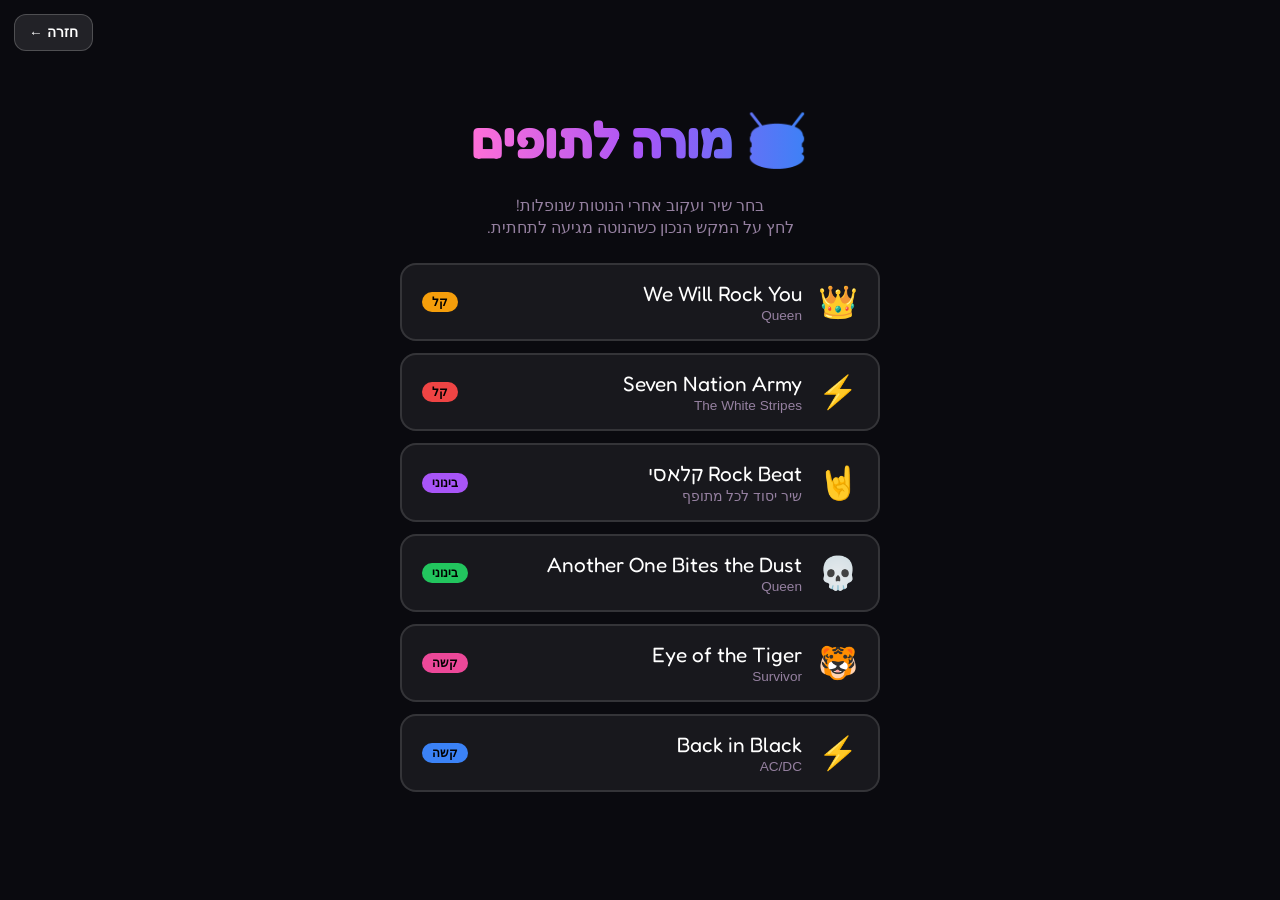
<file: games/drumtutor/index.html>
<!DOCTYPE html>
<html lang="he">
<head>
  <meta charset="UTF-8">
  <meta name="viewport" content="width=device-width, initial-scale=1.0">
  <title>🥁 מורה לתופים</title>
  <style>
    @import url('https://fonts.googleapis.com/css2?family=Fredoka+One&family=Nunito:wght@400;700;900&display=swap');
    * { box-sizing: border-box; margin: 0; padding: 0; }

    body {
      background: #0a0a0f;
      font-family: 'Nunito', sans-serif;
      color: #fff;
      display: flex;
      flex-direction: column;
      align-items: center;
      min-height: 100vh;
      overflow: hidden;
      direction: ltr;
    }

    .back-btn {
      position: fixed; top: 14px; left: 14px;
      background: rgba(255,255,255,0.1); border: 1px solid rgba(255,255,255,0.2);
      border-radius: 12px; padding: 8px 14px; color: #fff; text-decoration: none;
      font-weight: 700; font-size: 0.85rem; z-index: 100;
    }
    .back-btn:hover { background: rgba(255,255,255,0.2); }

    /* ── Song picker overlay ── */
    #songPicker {
      position: fixed; inset: 0; background: #0a0a0f;
      display: flex; flex-direction: column; align-items: center; justify-content: center;
      gap: 24px; z-index: 50; padding: 20px;
      direction: rtl;
    }

    #songPicker h1 {
      font-family: 'Fredoka One', cursive; font-size: clamp(2rem,6vw,3.2rem);
      background: linear-gradient(90deg,#ff6fd8,#a855f7,#3b82f6);
      -webkit-background-clip: text; -webkit-text-fill-color: transparent; background-clip: text;
    }
    #songPicker p { color: #9580a0; font-size: 1rem; text-align: center; }

    .song-list {
      display: flex; flex-direction: column; gap: 12px; width: 100%; max-width: 480px;
    }

    .song-btn {
      background: rgba(255,255,255,0.06); border: 2px solid rgba(255,255,255,0.12);
      border-radius: 16px; padding: 16px 20px;
      display: flex; align-items: center; gap: 16px;
      cursor: pointer; transition: transform 0.15s, border-color 0.15s;
      text-align: right; color: #fff;
    }
    .song-btn:hover { transform: scale(1.02); border-color: var(--c); }
    .song-emoji { font-size: 2rem; }
    .song-info { flex: 1; }
    .song-name { font-family: 'Fredoka One', cursive; font-size: 1.3rem; }
    .song-artist { color: #9580a0; font-size: 0.85rem; margin-top: 2px; }
    .song-diff {
      font-size: 0.75rem; font-weight: 900; padding: 3px 10px;
      border-radius: 20px; background: var(--c); color: #000;
    }

    /* ── Game screen ── */
    #gameScreen {
      display: none; flex-direction: column; align-items: center; width: 100%;
      direction: ltr;
    }

    #topBar {
      display: flex; gap: 30px; padding: 10px 20px; font-family: 'Fredoka One', cursive;
      font-size: 1.1rem; width: 100%; justify-content: center; direction: rtl;
    }
    #topBar span { color: #ffd700; }

    /* ── Highway container ── */
    .highway-wrap {
      position: relative;
      width: min(95vw, 560px);
      border-radius: 12px 12px 0 0;
      overflow: hidden;
      border: 2px solid #333;
      border-bottom: none;
      background: #0d0d14;
    }

    canvas#highway-canvas { display: block; width: 100%; }

    /* ── Hit zone labels ── */
    #hitLabels {
      display: flex; width: min(95vw, 560px);
      border-radius: 0 0 12px 12px;
      overflow: hidden;
      border: 2px solid #333;
      border-top: none;
      direction: ltr;
    }

    .hit-label {
      flex: 1; padding: 10px 4px; text-align: center;
      font-family: 'Fredoka One', cursive; font-size: 0.9rem;
      background: var(--lc); color: #000;
      display: flex; flex-direction: column; align-items: center; gap: 3px;
      cursor: pointer; user-select: none; transition: filter 0.08s, transform 0.08s;
      -webkit-tap-highlight-color: transparent;
    }
    .hit-label.flash { filter: brightness(2.5); transform: scale(0.92); }
    .hit-label .lkey { font-size: 0.7rem; font-family: monospace; opacity: 0.6; }

    /* ── Countdown ── */
    #countdown {
      position: fixed; inset: 0;
      display: none; align-items: center; justify-content: center;
      background: rgba(0,0,0,0.7); z-index: 55;
      font-family: 'Fredoka One', cursive; font-size: 8rem; color: #ffd700;
    }

    /* ── Result popup ── */
    .result-pop {
      position: fixed; font-family: 'Fredoka One', cursive;
      font-size: 1.3rem; pointer-events: none;
      animation: popUp 0.6s ease-out forwards;
      text-shadow: 0 2px 8px rgba(0,0,0,0.8);
      z-index: 10; text-align: center; width: 120px;
    }
    @keyframes popUp {
      0%   { opacity: 1; transform: translateY(0) scale(1); }
      100% { opacity: 0; transform: translateY(-50px) scale(1.2); }
    }

    /* ── End overlay ── */
    #endOverlay {
      display: none; position: fixed; inset: 0;
      background: rgba(0,0,0,0.88);
      flex-direction: column; align-items: center; justify-content: center;
      gap: 16px; z-index: 60; font-family: 'Fredoka One', cursive; text-align: center;
      direction: rtl;
    }
    #endOverlay h2 { font-size: 3rem; }
    #endOverlay p { color: #a0a8ff; font-size: 1.2rem; }
    .end-btn {
      padding: 12px 36px; border-radius: 50px; border: none; cursor: pointer;
      font-family: 'Fredoka One', cursive; font-size: 1.2rem; margin: 4px;
      transition: transform 0.15s;
    }
    .end-btn:hover { transform: scale(1.08); }
  </style>
</head>
<body>
  <a class="back-btn" href="../../index.html">← חזרה</a>

  <!-- Song picker -->
  <div id="songPicker">
    <h1>🥁 מורה לתופים</h1>
    <p>בחר שיר ועקוב אחרי הנוטות שנופלות!<br>לחץ על המקש הנכון כשהנוטה מגיעה לתחתית.</p>
    <div class="song-list" id="songList"></div>
  </div>

  <!-- Countdown -->
  <div id="countdown"></div>

  <!-- Game screen -->
  <div id="gameScreen">
    <div id="topBar">
      ניקוד: <span id="scoreEl">0</span> &nbsp;|&nbsp;
      רצף: <span id="comboEl">0</span>x &nbsp;|&nbsp;
      <span id="songNameEl" style="color:#ff6fd8"></span>
    </div>
    <div class="highway-wrap">
      <canvas id="highway-canvas"></canvas>
    </div>
    <div id="hitLabels"></div>
  </div>

  <!-- End screen -->
  <div id="endOverlay">
    <h2 id="endEmoji">🎉</h2>
    <div id="endTitle" style="font-size:2rem"></div>
    <p id="endStats"></p>
    <div>
      <button class="end-btn" style="background:#a855f7;color:#fff" id="replayBtn">שחק שוב</button>
      <button class="end-btn" style="background:#ffd700;color:#000" id="backToSongsBtn">בחר שיר</button>
    </div>
  </div>

<script>
(() => {
  // ── Audio ──────────────────────────────────────────────────────────────────
  const ac = new (window.AudioContext || window.webkitAudioContext)();

  function resume() { if (ac.state === 'suspended') ac.resume(); }

  function playKick() {
    const o=ac.createOscillator(), g=ac.createGain();
    o.frequency.setValueAtTime(160,ac.currentTime);
    o.frequency.exponentialRampToValueAtTime(0.001,ac.currentTime+0.45);
    g.gain.setValueAtTime(1,ac.currentTime); g.gain.exponentialRampToValueAtTime(0.001,ac.currentTime+0.45);
    o.connect(g); g.connect(ac.destination); o.start(); o.stop(ac.currentTime+0.45);
  }
  function playSnare() {
    const buf=ac.createBuffer(1,ac.sampleRate*0.18,ac.sampleRate), d=buf.getChannelData(0);
    for(let i=0;i<d.length;i++) d[i]=Math.random()*2-1;
    const s=ac.createBufferSource(); s.buffer=buf;
    const f=ac.createBiquadFilter(); f.type='bandpass'; f.frequency.value=2500;
    const g=ac.createGain(); g.gain.setValueAtTime(0.8,ac.currentTime); g.gain.exponentialRampToValueAtTime(0.001,ac.currentTime+0.18);
    s.connect(f); f.connect(g); g.connect(ac.destination); s.start();
  }
  function playHihat() {
    const buf=ac.createBuffer(1,ac.sampleRate*0.08,ac.sampleRate), d=buf.getChannelData(0);
    for(let i=0;i<d.length;i++) d[i]=Math.random()*2-1;
    const s=ac.createBufferSource(); s.buffer=buf;
    const f=ac.createBiquadFilter(); f.type='highpass'; f.frequency.value=8000;
    const g=ac.createGain(); g.gain.setValueAtTime(0.35,ac.currentTime); g.gain.exponentialRampToValueAtTime(0.001,ac.currentTime+0.08);
    s.connect(f); f.connect(g); g.connect(ac.destination); s.start();
  }
  function playTom() {
    const o=ac.createOscillator(), g=ac.createGain();
    o.frequency.setValueAtTime(110,ac.currentTime); o.frequency.exponentialRampToValueAtTime(0.001,ac.currentTime+0.35);
    g.gain.setValueAtTime(0.8,ac.currentTime); g.gain.exponentialRampToValueAtTime(0.001,ac.currentTime+0.35);
    o.connect(g); g.connect(ac.destination); o.start(); o.stop(ac.currentTime+0.35);
  }
  function playCrash() {
    const buf=ac.createBuffer(1,ac.sampleRate*0.8,ac.sampleRate), d=buf.getChannelData(0);
    for(let i=0;i<d.length;i++) d[i]=Math.random()*2-1;
    const s=ac.createBufferSource(); s.buffer=buf;
    const f=ac.createBiquadFilter(); f.type='highpass'; f.frequency.value=5000;
    const g=ac.createGain(); g.gain.setValueAtTime(0.5,ac.currentTime); g.gain.exponentialRampToValueAtTime(0.001,ac.currentTime+0.8);
    s.connect(f); f.connect(g); g.connect(ac.destination); s.start();
  }
  function playClap() {
    [0,0.01,0.02].forEach(off => {
      const buf=ac.createBuffer(1,Math.floor(ac.sampleRate*0.12),ac.sampleRate), d=buf.getChannelData(0);
      for(let i=0;i<d.length;i++) d[i]=Math.random()*2-1;
      const s=ac.createBufferSource(); s.buffer=buf;
      const f=ac.createBiquadFilter(); f.type='bandpass'; f.frequency.value=1200;
      const g=ac.createGain(); const t=ac.currentTime+off;
      g.gain.setValueAtTime(0.6,t); g.gain.exponentialRampToValueAtTime(0.001,t+0.12);
      s.connect(f); f.connect(g); g.connect(ac.destination); s.start(t);
    });
  }
  function beep(f,d,vol=0.3) {
    const o=ac.createOscillator(), g=ac.createGain();
    o.frequency.value=f; g.gain.setValueAtTime(vol,ac.currentTime); g.gain.exponentialRampToValueAtTime(0.001,ac.currentTime+d);
    o.connect(g); g.connect(ac.destination); o.start(); o.stop(ac.currentTime+d);
  }

  // ── Lanes config ──────────────────────────────────────────────────────────
  const LANES = [
    { key:'ArrowLeft',  label:'←',     color:'#ef4444', play:playKick,  name:'Kick'    },
    { key:'ArrowUp',    label:'↑',     color:'#22c55e', play:playHihat, name:'HiHat'   },
    { key:'ArrowRight', label:'→',     color:'#3b82f6', play:playSnare, name:'Snare'   },
    { key:'ArrowDown',  label:'↓',     color:'#a855f7', play:playTom,   name:'Tom'     },
    { key:' ',          label:'SPACE', color:'#f59e0b', play:playCrash, name:'Crash'   },
    { key:'Enter',      label:'ENTER', color:'#ec4899', play:playClap,  name:'Clap'    },
  ];

  const KEY_TO_LANE = {};
  LANES.forEach((l,i) => KEY_TO_LANE[l.key] = i);

  // ── Songs ─────────────────────────────────────────────────────────────────
  const SONGS = [
    {
      id:'wewillrockyou', name:'We Will Rock You', artist:'Queen',
      emoji:'👑', color:'#f59e0b', diff:'קל', bpm:82,
      pattern: [[0,0],[0.5,0],[1,2],[2,0],[2.5,0],[3,2]],
      bars: 8,
    },
    {
      id:'sevennationarmy', name:'Seven Nation Army', artist:'The White Stripes',
      emoji:'⚡', color:'#ef4444', diff:'קל', bpm:124,
      pattern: [[0,0],[1,2],[1.5,3],[2,0],[2.5,0],[3,2],[3.5,3]],
      bars: 8,
    },
    {
      id:'rockbeat', name:'Rock Beat קלאסי', artist:'שיר יסוד לכל מתופף',
      emoji:'🤘', color:'#a855f7', diff:'בינוני', bpm:100,
      pattern: [[0,1],[0,0],[0.5,1],[1,1],[1,2],[1.5,1],[2,1],[2,0],[2.5,1],[3,1],[3,2],[3.5,1]],
      bars: 8,
    },
    {
      id:'anotherbites', name:'Another One Bites the Dust', artist:'Queen',
      emoji:'💀', color:'#22c55e', diff:'בינוני', bpm:110,
      pattern: [[0,0],[0.5,0],[0.75,0],[1,2],[1.5,1],[2,0],[2.5,0],[2.75,0],[3,2],[3.5,1]],
      bars: 8,
    },
    {
      id:'eyeofthetiger', name:'Eye of the Tiger', artist:'Survivor',
      emoji:'🐯', color:'#ec4899', diff:'קשה', bpm:109,
      pattern: [[0,0],[0.5,0],[0.75,0],[1,2],[1.5,3],[2,0],[2.5,0],[2.75,0],[3,2],[3,4],[3.5,1]],
      bars: 10,
    },
    {
      id:'acdc', name:'Back in Black', artist:'AC/DC',
      emoji:'⚡', color:'#3b82f6', diff:'קשה', bpm:92,
      pattern: [[0,4],[0,0],[0.5,1],[1,2],[1.5,1],[2,0],[2.5,1],[3,2],[3.5,1],[3.75,0]],
      bars: 10,
    },
  ];

  // ── Build song list UI ────────────────────────────────────────────────────
  const songListEl = document.getElementById('songList');
  SONGS.forEach(song => {
    const btn = document.createElement('button');
    btn.className = 'song-btn';
    btn.style.setProperty('--c', song.color);
    btn.innerHTML = `
      <span class="song-emoji">${song.emoji}</span>
      <div class="song-info">
        <div class="song-name">${song.name}</div>
        <div class="song-artist">${song.artist}</div>
      </div>
      <span class="song-diff" style="background:${song.color}">${song.diff}</span>
    `;
    btn.addEventListener('click', () => launchSong(song));
    songListEl.appendChild(btn);
  });

  // ── Canvas / layout ───────────────────────────────────────────────────────
  const canvas = document.getElementById('highway-canvas');
  const ctx = canvas.getContext('2d');
  const N = LANES.length;

  const HIGHWAY_H = 480;
  const HIT_Y = HIGHWAY_H - 52;
  const NOTE_SPEED = 200;
  const HIT_WINDOW_GOOD    = 180;
  const HIT_WINDOW_PERFECT = 80;

  function resize() {
    const w = Math.min(window.innerWidth * 0.95, 560);
    canvas.width  = w;
    canvas.height = HIGHWAY_H;
  }
  resize();
  window.addEventListener('resize', resize);

  // Build hit labels (LTR order — matches canvas lane order)
  const hitLabelsEl = document.getElementById('hitLabels');
  LANES.forEach((lane, i) => {
    const div = document.createElement('div');
    div.className = 'hit-label';
    div.id = `hl-${i}`;
    div.style.setProperty('--lc', lane.color);
    div.innerHTML = `<span>${lane.name}</span><span class="lkey">${lane.label}</span>`;
    div.addEventListener('mousedown', () => handleHit(i));
    div.addEventListener('touchstart', e => { e.preventDefault(); handleHit(i); });
    hitLabelsEl.appendChild(div);
  });

  // ── Game state ─────────────────────────────────────────────────────────────
  let currentSong = null;
  let notes = [];
  let startTime = 0;
  let elapsed = 0;
  let score = 0, combo = 0, maxCombo = 0, perfect = 0, good = 0, miss = 0;
  let rafId = null;
  let songDone = false;

  const scoreEl    = document.getElementById('scoreEl');
  const comboEl    = document.getElementById('comboEl');
  const songNameEl = document.getElementById('songNameEl');
  const countdownEl = document.getElementById('countdown');

  // ── Countdown then start ───────────────────────────────────────────────────
  function launchSong(song) {
    resume();

    // Show game screen behind countdown
    document.getElementById('songPicker').style.display = 'none';
    document.getElementById('endOverlay').style.display = 'none';
    document.getElementById('gameScreen').style.display = 'flex';
    songNameEl.textContent = song.name;

    // Draw empty highway
    score = combo = maxCombo = perfect = good = miss = 0;
    songDone = false;
    notes = [];
    updateHUD();
    drawEmpty();

    // 3-2-1 countdown
    countdownEl.style.display = 'flex';
    let count = 3;
    countdownEl.textContent = count;
    beep(440, 0.15, 0.4);

    const iv = setInterval(() => {
      count--;
      if (count > 0) {
        countdownEl.textContent = count;
        beep(440, 0.15, 0.4);
      } else {
        countdownEl.textContent = '🥁';
        beep(880, 0.25, 0.5);
        setTimeout(() => {
          countdownEl.style.display = 'none';
          startSong(song);
        }, 400);
        clearInterval(iv);
      }
    }, 800);
  }

  function drawEmpty() {
    const W = canvas.width;
    ctx.clearRect(0, 0, W, HIGHWAY_H);
    ctx.fillStyle = '#0d0d14';
    ctx.fillRect(0, 0, W, HIGHWAY_H);
    drawLanes();
  }

  function startSong(song) {
    currentSong = song;

    const beatMs = 60000 / song.bpm;
    const rawNotes = [];
    for (let b = 0; b < song.bars; b++) {
      song.pattern.forEach(([beat, lane]) => {
        rawNotes.push({ time: (b * 4 + beat) * beatMs, lane });
      });
    }
    rawNotes.sort((a,b) => a.time - b.time);

    const travelTime = HIT_Y / NOTE_SPEED * 1000;

    notes = rawNotes.map(n => ({
      time: n.time,
      lane: n.lane,
      spawnTime: n.time - travelTime,
      hit: false,
      missed: false,
    }));

    updateHUD();
    startTime = performance.now();
    cancelAnimationFrame(rafId);
    rafId = requestAnimationFrame(loop);
  }

  function updateHUD() {
    scoreEl.textContent = score;
    comboEl.textContent = combo;
  }

  // ── Main loop ─────────────────────────────────────────────────────────────
  function loop(ts) {
    elapsed = ts - startTime;
    rafId = requestAnimationFrame(loop);

    notes.forEach(n => {
      if (!n.hit && !n.missed && elapsed > n.time + HIT_WINDOW_GOOD) {
        n.missed = true;
        combo = 0;
        miss++;
        updateHUD();
      }
    });

    draw();

    const lastNote = notes[notes.length - 1];
    if (!songDone && lastNote && elapsed > lastNote.time + 2000) {
      songDone = true;
      cancelAnimationFrame(rafId);
      showEnd();
    }
  }

  // ── Draw ──────────────────────────────────────────────────────────────────
  function drawLanes() {
    const W = canvas.width;
    const laneW = W / N;

    // Lane backgrounds with subtle color tint
    for (let i = 0; i < N; i++) {
      const x = i * laneW;
      ctx.fillStyle = LANES[i].color;
      ctx.globalAlpha = 0.04;
      ctx.fillRect(x, 0, laneW, HIGHWAY_H);
      ctx.globalAlpha = 1;

      // Lane header strip
      ctx.fillStyle = LANES[i].color;
      ctx.globalAlpha = 0.3;
      ctx.fillRect(x, 0, laneW, 4);
      ctx.globalAlpha = 1;

      // Divider
      if (i > 0) {
        ctx.strokeStyle = 'rgba(255,255,255,0.1)';
        ctx.lineWidth = 1;
        ctx.beginPath(); ctx.moveTo(x, 0); ctx.lineTo(x, HIGHWAY_H); ctx.stroke();
      }
    }

    // Hit zone
    ctx.fillStyle = 'rgba(255,255,255,0.05)';
    ctx.fillRect(0, HIT_Y - 26, W, 52);

    for (let i = 0; i < N; i++) {
      const x = i * laneW + laneW * 0.1;
      const w = laneW * 0.8;
      ctx.strokeStyle = LANES[i].color;
      ctx.lineWidth = 2.5;
      ctx.globalAlpha = 0.6;
      ctx.beginPath();
      ctx.roundRect(x, HIT_Y - 20, w, 40, 10);
      ctx.stroke();
      ctx.globalAlpha = 1;
    }
  }

  function draw() {
    const W = canvas.width;
    ctx.clearRect(0, 0, W, HIGHWAY_H);
    ctx.fillStyle = '#0d0d14';
    ctx.fillRect(0, 0, W, HIGHWAY_H);

    const laneW = W / N;

    drawLanes();

    // Notes
    notes.forEach(n => {
      if (n.hit || n.missed) return;
      const age = elapsed - n.spawnTime;
      if (age < 0) return;

      const y = age / 1000 * NOTE_SPEED;
      if (y > HIGHWAY_H) return;

      const x = n.lane * laneW + laneW * 0.1;
      const w = laneW * 0.8;
      const h = 30;
      const color = LANES[n.lane].color;

      // Glow trail
      const grad = ctx.createLinearGradient(0, y - h*2, 0, y);
      grad.addColorStop(0, 'transparent');
      grad.addColorStop(1, color);
      ctx.globalAlpha = 0.15;
      ctx.fillStyle = grad;
      ctx.fillRect(x + w*0.2, y - h*2, w*0.6, h*2);
      ctx.globalAlpha = 1;

      // Note body
      ctx.shadowColor = color;
      ctx.shadowBlur = 20;
      ctx.fillStyle = color;
      ctx.beginPath();
      ctx.roundRect(x, y - h/2, w, h, 10);
      ctx.fill();
      ctx.shadowBlur = 0;

      // Inner highlight
      ctx.fillStyle = 'rgba(255,255,255,0.25)';
      ctx.beginPath();
      ctx.roundRect(x + 3, y - h/2 + 3, w - 6, h/2 - 3, 6);
      ctx.fill();

      // Label
      ctx.fillStyle = 'rgba(0,0,0,0.5)';
      ctx.font = `bold ${Math.round(laneW * 0.22)}px monospace`;
      ctx.textAlign = 'center';
      ctx.textBaseline = 'middle';
      ctx.fillText(LANES[n.lane].label, x + w/2, y);
    });

    // Missed notes flash
    notes.forEach(n => {
      if (!n.missed) return;
      const age = elapsed - n.time - HIT_WINDOW_GOOD;
      if (age > 300) return;
      const alpha = 1 - age / 300;
      const x = n.lane * laneW + laneW * 0.1;
      const w = laneW * 0.8;
      ctx.fillStyle = `rgba(255,60,60,${alpha * 0.5})`;
      ctx.beginPath();
      ctx.roundRect(x, HIT_Y - 20, w, 40, 10);
      ctx.fill();
    });

    ctx.textAlign = 'left';
    ctx.textBaseline = 'alphabetic';
  }

  // ── Input ─────────────────────────────────────────────────────────────────
  document.addEventListener('keydown', e => {
    if (['ArrowUp','ArrowDown','ArrowLeft','ArrowRight',' '].includes(e.key)) e.preventDefault();
    const lane = KEY_TO_LANE[e.key];
    if (lane === undefined || e.repeat) return;
    handleHit(lane);
  });

  function handleHit(lane) {
    resume();
    if (songDone) return;

    LANES[lane].play();

    const lbl = document.getElementById(`hl-${lane}`);
    lbl.classList.add('flash');
    setTimeout(() => lbl.classList.remove('flash'), 120);

    if (!currentSong) return;

    let best = null, bestDiff = Infinity;
    notes.forEach(n => {
      if (n.lane !== lane || n.hit || n.missed) return;
      const diff = Math.abs(elapsed - n.time);
      if (diff < HIT_WINDOW_GOOD && diff < bestDiff) { best = n; bestDiff = diff; }
    });

    if (!best) return;

    best.hit = true;
    const isPerfect = bestDiff < HIT_WINDOW_PERFECT;
    combo++;
    maxCombo = Math.max(maxCombo, combo);

    if (isPerfect) {
      score += 300 + combo * 10;
      perfect++;
      showPop('!PERFECT ✨', lane, '#ffd700');
    } else {
      score += 100 + combo * 5;
      good++;
      showPop('GOOD 👍', lane, '#a0ff80');
    }
    updateHUD();
  }

  function showPop(text, lane, color) {
    const W = canvas.width;
    const laneW = W / N;
    const rect = canvas.getBoundingClientRect();
    const x = rect.left + lane * laneW + laneW / 2;

    const div = document.createElement('div');
    div.className = 'result-pop';
    div.textContent = text;
    div.style.color = color;
    div.style.left  = (x - 60) + 'px';
    div.style.top   = (rect.top + HIT_Y * (rect.height / HIGHWAY_H) - 50) + 'px';
    document.body.appendChild(div);
    setTimeout(() => div.remove(), 600);
  }

  // ── End screen ────────────────────────────────────────────────────────────
  function showEnd() {
    const total = perfect + good + miss;
    const pct = Math.round((perfect + good) / total * 100);
    let emoji = '😅', title = '!תנסה שוב';
    if (pct === 100) { emoji = '🏆'; title = '!מושלם לגמרי'; }
    else if (pct >= 80) { emoji = '🎉'; title = '!כל הכבוד'; }
    else if (pct >= 50) { emoji = '👍'; title = '!לא רע'; }

    document.getElementById('endEmoji').textContent = emoji;
    document.getElementById('endTitle').textContent = title;
    document.getElementById('endStats').innerHTML =
      `ניקוד: ${score} &nbsp;|&nbsp; רצף מקסימלי: ${maxCombo}x<br>
       ✨ מושלם: ${perfect} &nbsp; 👍 טוב: ${good} &nbsp; ❌ פספוס: ${miss}<br>
       דיוק: ${pct}%`;

    const eo = document.getElementById('endOverlay');
    eo.style.display = 'flex';

    document.getElementById('replayBtn').onclick = () => launchSong(currentSong);
    document.getElementById('backToSongsBtn').onclick = () => {
      eo.style.display = 'none';
      document.getElementById('gameScreen').style.display = 'none';
      document.getElementById('songPicker').style.display = 'flex';
      currentSong = null;
    };
  }

})();
</script>
</body>
</html>
</file>
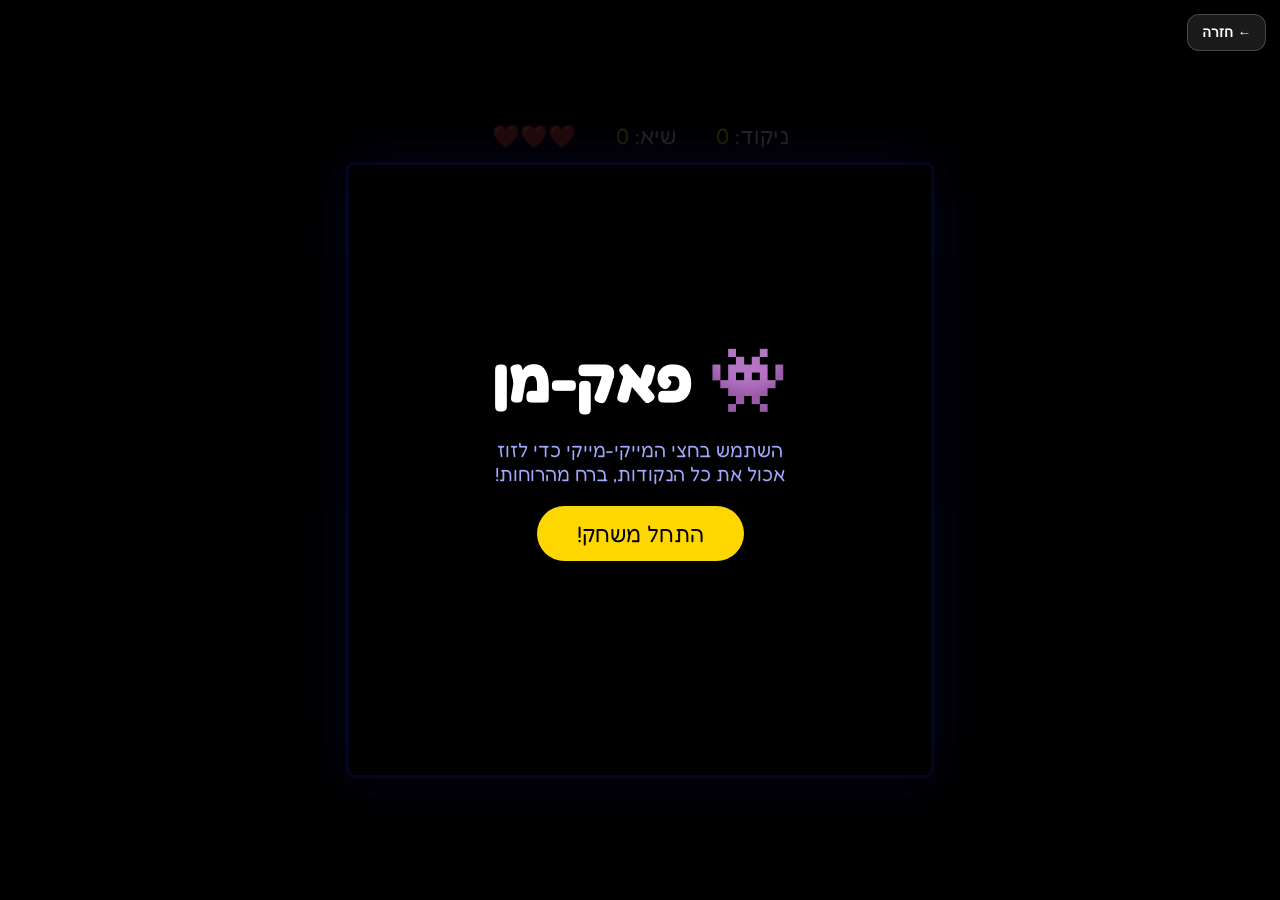
<file: games/pacman/index.html>
<!DOCTYPE html>
<html lang="he" dir="rtl">
<head>
  <meta charset="UTF-8">
  <meta name="viewport" content="width=device-width, initial-scale=1.0">
  <title>👾 פאק-מן</title>
  <style>
    @import url('https://fonts.googleapis.com/css2?family=Fredoka+One&family=Nunito:wght@400;700;900&display=swap');
    * { box-sizing: border-box; margin: 0; padding: 0; }

    body {
      background: #000;
      display: flex;
      flex-direction: column;
      align-items: center;
      justify-content: center;
      min-height: 100vh;
      font-family: 'Nunito', sans-serif;
      color: #fff;
      overflow: hidden;
    }

    #hud {
      display: flex;
      gap: 40px;
      margin-bottom: 12px;
      font-family: 'Fredoka One', cursive;
      font-size: 1.4rem;
    }

    #hud span { color: #ffd700; }

    #canvas {
      border: 3px solid #2121de;
      border-radius: 8px;
      box-shadow: 0 0 40px rgba(33,33,222,0.6), 0 0 80px rgba(33,33,222,0.3);
      display: block;
      max-width: 95vw;
      max-height: 75vh;
    }

    #overlay {
      position: fixed;
      inset: 0;
      background: rgba(0,0,0,0.85);
      display: flex;
      flex-direction: column;
      align-items: center;
      justify-content: center;
      z-index: 10;
      font-family: 'Fredoka One', cursive;
      text-align: center;
      gap: 20px;
    }

    #overlay h2 { font-size: clamp(2rem, 8vw, 4rem); }
    #overlay p  { font-size: 1.2rem; color: #a0a8ff; }

    .btn {
      padding: 14px 40px;
      font-family: 'Fredoka One', cursive;
      font-size: 1.4rem;
      background: #ffd700;
      color: #000;
      border: none;
      border-radius: 50px;
      cursor: pointer;
      transition: transform 0.15s;
    }
    .btn:hover { transform: scale(1.08); }

    .back-btn {
      position: fixed;
      top: 14px;
      right: 14px;
      background: rgba(255,255,255,0.1);
      border: 1px solid rgba(255,255,255,0.2);
      border-radius: 12px;
      padding: 8px 14px;
      color: #fff;
      text-decoration: none;
      font-weight: 700;
      font-size: 0.85rem;
      z-index: 20;
    }
    .back-btn:hover { background: rgba(255,255,255,0.2); }

    .lives { color: #ffd700; font-size: 1.4rem; }
  </style>
</head>
<body>
  <a class="back-btn" href="../../index.html">← חזרה</a>

  <div id="hud">
    <div>ניקוד: <span id="score">0</span></div>
    <div>שיא: <span id="hiScore">0</span></div>
    <div class="lives" id="lives">❤️❤️❤️</div>
  </div>

  <canvas id="canvas"></canvas>

  <div id="overlay">
    <h2 id="overlayTitle">👾 פאק-מן</h2>
    <p id="overlayMsg">השתמש בחצי המייקי-מייקי כדי לזוז<br>אכול את כל הנקודות, ברח מהרוחות!</p>
    <button class="btn" id="startBtn">התחל משחק!</button>
  </div>

  <script>
  (() => {
    const canvas = document.getElementById('canvas');
    const ctx = canvas.getContext('2d');
    const overlay = document.getElementById('overlay');
    const startBtn = document.getElementById('startBtn');
    const scoreEl = document.getElementById('score');
    const hiScoreEl = document.getElementById('hiScore');
    const livesEl = document.getElementById('lives');
    const overlayTitle = document.getElementById('overlayTitle');
    const overlayMsg = document.getElementById('overlayMsg');

    // ── Audio ────────────────────────────────────────────────────────────────
    const ac = new (window.AudioContext || window.webkitAudioContext)();

    function beep(freq, dur, type='sine', vol=0.3) {
      if (ac.state === 'suspended') ac.resume();
      const osc = ac.createOscillator();
      const g = ac.createGain();
      osc.type = type; osc.frequency.value = freq;
      g.gain.setValueAtTime(vol, ac.currentTime);
      g.gain.exponentialRampToValueAtTime(0.001, ac.currentTime + dur);
      osc.connect(g); g.connect(ac.destination);
      osc.start(); osc.stop(ac.currentTime + dur);
    }

    function playEat() {
      const notes = [523, 659, 784];
      notes.forEach((f, i) => {
        setTimeout(() => beep(f, 0.07, 'sine', 0.2), i * 40);
      });
    }

    function playPowerPellet() {
      [200,300,400,600].forEach((f,i) => setTimeout(() => beep(f, 0.1, 'square', 0.3), i*60));
    }

    function playDeath() {
      [400,350,300,250,200,150].forEach((f,i) => setTimeout(() => beep(f, 0.12, 'sawtooth', 0.4), i*80));
    }

    function playEatGhost() {
      [800,1000,1200].forEach((f,i) => setTimeout(() => beep(f, 0.1, 'square', 0.5), i*50));
    }

    function playLevelUp() {
      [262,330,392,523,659,784].forEach((f,i) => setTimeout(() => beep(f, 0.12, 'sine', 0.4), i*80));
    }

    // ── Map ──────────────────────────────────────────────────────────────────
    // 0=empty, 1=wall, 2=dot, 3=power, 4=ghost-house
    const TEMPLATE = [
      [1,1,1,1,1,1,1,1,1,1,1,1,1,1,1,1,1,1,1,1,1],
      [1,2,2,2,2,2,2,2,2,2,1,2,2,2,2,2,2,2,2,2,1],
      [1,3,1,1,2,1,1,1,2,1,1,1,2,1,1,1,2,1,1,3,1],
      [1,2,1,1,2,1,1,1,2,1,1,1,2,1,1,1,2,1,1,2,1],
      [1,2,2,2,2,2,2,2,2,2,2,2,2,2,2,2,2,2,2,2,1],
      [1,2,1,1,2,1,2,1,1,1,1,1,1,1,2,1,2,1,1,2,1],
      [1,2,2,2,2,1,2,2,2,2,1,2,2,2,2,1,2,2,2,2,1],
      [1,1,1,1,2,1,1,1,0,0,0,0,0,1,1,1,2,1,1,1,1],
      [1,1,1,1,2,1,0,0,0,4,4,4,0,0,0,1,2,1,1,1,1],
      [1,1,1,1,2,1,0,4,4,4,4,4,4,4,0,1,2,1,1,1,1],
      [0,0,0,0,2,0,0,4,4,4,4,4,4,4,0,0,2,0,0,0,0],
      [1,1,1,1,2,1,0,4,4,4,4,4,4,4,0,1,2,1,1,1,1],
      [1,1,1,1,2,1,0,0,0,0,0,0,0,0,0,1,2,1,1,1,1],
      [1,1,1,1,2,1,0,1,1,1,1,1,1,1,0,1,2,1,1,1,1],
      [1,2,2,2,2,2,2,2,2,2,1,2,2,2,2,2,2,2,2,2,1],
      [1,2,1,1,2,1,1,1,2,1,1,1,2,1,1,1,2,1,1,2,1],
      [1,3,2,1,2,2,2,2,2,2,0,2,2,2,2,2,2,1,2,3,1],
      [1,1,2,1,2,1,2,1,1,1,1,1,1,1,2,1,2,1,2,1,1],
      [1,2,2,2,2,1,2,2,2,2,1,2,2,2,2,1,2,2,2,2,1],
      [1,2,1,1,1,1,1,1,2,1,1,1,2,1,1,1,1,1,1,2,1],
      [1,2,2,2,2,2,2,2,2,2,2,2,2,2,2,2,2,2,2,2,1],
      [1,1,1,1,1,1,1,1,1,1,1,1,1,1,1,1,1,1,1,1,1],
    ];

    const ROWS = TEMPLATE.length;
    const COLS = TEMPLATE[0].length;
    const TILE = 28;

    // ── Resize canvas ────────────────────────────────────────────────────────
    canvas.width = COLS * TILE;
    canvas.height = ROWS * TILE;

    // Scale for smaller screens
    const scale = Math.min(
      (window.innerWidth * 0.95) / canvas.width,
      (window.innerHeight * 0.78) / canvas.height,
      1
    );
    canvas.style.width  = canvas.width  * scale + 'px';
    canvas.style.height = canvas.height * scale + 'px';

    // ── Game state ───────────────────────────────────────────────────────────
    let map, pacman, ghosts, score, hiScore = 0, lives, totalDots, dotsEaten;
    let gameState = 'idle'; // idle | playing | dead | won | over
    let powerTimer = 0;
    let animFrame;

    const GHOST_COLORS = ['#ff0000','#ffb8ff','#00ffff','#ffb852'];
    const GHOST_NAMES  = ['Blinky','Pinky','Inky','Clyde'];

    function resetMap() {
      map = TEMPLATE.map(row => [...row]);
      totalDots = 0;
      dotsEaten = 0;
      for (let r = 0; r < ROWS; r++)
        for (let c = 0; c < COLS; c++)
          if (map[r][c] === 2 || map[r][c] === 3) totalDots++;
    }

    function resetPacman() {
      pacman = { row: 16, col: 10, dir: {r:0,c:0}, nextDir: {r:0,c:0}, mouth: 0, mouthDir: 1, moving: false };
    }

    function resetGhosts() {
      ghosts = [
        { row:9, col:9,  dir:{r:-1,c:0}, color:GHOST_COLORS[0], scared:false, eaten:false, speed:0, tick:0 },
        { row:9, col:10, dir:{r:0,c:1},  color:GHOST_COLORS[1], scared:false, eaten:false, speed:0, tick:0 },
        { row:9, col:11, dir:{r:1,c:0},  color:GHOST_COLORS[2], scared:false, eaten:false, speed:0, tick:0 },
        { row:10,col:10, dir:{r:0,c:-1}, color:GHOST_COLORS[3], scared:false, eaten:false, speed:0, tick:0 },
      ];
    }

    function startGame(fromLevel = false) {
      if (!fromLevel) { score = 0; lives = 3; }
      resetMap();
      resetPacman();
      resetGhosts();
      powerTimer = 0;
      gameState = 'playing';
      overlay.style.display = 'none';
      scoreEl.textContent = score;
      updateLives();
      if (!fromLevel) playIntroJingle();
      loop();
    }

    function playIntroJingle() {
      [262,330,262,330,392,330,392,523].forEach((f,i) => setTimeout(()=>beep(f,0.12,'sine',0.3), i*120));
    }

    function updateLives() {
      livesEl.textContent = '❤️'.repeat(Math.max(0, lives));
    }

    // ── Input ────────────────────────────────────────────────────────────────
    const keys = {};
    document.addEventListener('keydown', e => {
      keys[e.key] = true;
      if (['ArrowUp','ArrowDown','ArrowLeft','ArrowRight',' '].includes(e.key)) e.preventDefault();
      if (gameState === 'idle' || gameState === 'won' || gameState === 'over') {
        if (e.key === ' ' || e.key === 'Enter') startBtn.click();
      }
    });
    document.addEventListener('keyup', e => { keys[e.key] = false; });

    function readInput() {
      if (keys['ArrowUp'])    pacman.nextDir = {r:-1,c:0};
      if (keys['ArrowDown'])  pacman.nextDir = {r:1,c:0};
      if (keys['ArrowLeft'])  pacman.nextDir = {r:0,c:-1};
      if (keys['ArrowRight']) pacman.nextDir = {r:0,c:1};
    }

    // ── Helpers ──────────────────────────────────────────────────────────────
    function canMove(row, col, dr, dc) {
      const nr = row + dr, nc = (col + dc + COLS) % COLS;
      if (nr < 0 || nr >= ROWS) return false;
      return map[nr][nc] !== 1;
    }

    function wrapCol(col) { return (col + COLS) % COLS; }

    // ── Ghost AI ─────────────────────────────────────────────────────────────
    const GHOST_SPEED = 12; // move every N frames

    function moveGhost(g, idx) {
      g.tick++;
      const spd = g.scared ? GHOST_SPEED + 6 : (g.eaten ? 4 : GHOST_SPEED);
      if (g.tick < spd) return;
      g.tick = 0;

      // If eaten and back at house, revive
      if (g.eaten && g.row === 9 && (g.col >= 9 && g.col <= 11)) {
        g.eaten = false; g.scared = false;
      }

      const dirs = [{r:-1,c:0},{r:1,c:0},{r:0,c:-1},{r:0,c:1}];
      const opp  = {r: -g.dir.r, c: -g.dir.c};
      const valid = dirs.filter(d => {
        if (d.r === opp.r && d.c === opp.c) return false; // no u-turn
        return canMove(g.row, g.col, d.r, d.c);
      });
      if (valid.length === 0) { // forced u-turn
        if (canMove(g.row, g.col, opp.r, opp.c)) { g.dir = opp; }
        return;
      }

      let chosen;
      if (g.scared || g.eaten) {
        // Random when scared; chase house when eaten
        if (g.eaten) {
          // Head toward (9,10)
          chosen = valid.reduce((best, d) => {
            const nr = g.row + d.r, nc = (g.col + d.c + COLS) % COLS;
            const dist = Math.abs(nr-9) + Math.abs(nc-10);
            const bd   = Math.abs(g.row+best.r-9) + Math.abs((g.col+best.c+COLS)%COLS-10);
            return dist < bd ? d : best;
          });
        } else {
          chosen = valid[Math.floor(Math.random() * valid.length)];
        }
      } else {
        // Chase Pac-Man (Blinky) or scatter (others)
        let targetR = pacman.row, targetC = pacman.col;
        if (idx === 1) { targetR = pacman.row + pacman.dir.r*3; targetC = pacman.col + pacman.dir.c*3; }
        if (idx === 2) { targetR = (ROWS - 1 - pacman.row); targetC = (COLS - 1 - pacman.col); }
        if (idx === 3 && Math.random() < 0.4) { targetR = ROWS-2; targetC = 1; }

        chosen = valid.reduce((best, d) => {
          const nr = g.row + d.r, nc = (g.col + d.c + COLS) % COLS;
          const dist = Math.abs(nr-targetR) + Math.abs(nc-targetC);
          const bd   = Math.abs(g.row+best.r-targetR) + Math.abs((g.col+best.c+COLS)%COLS-targetC);
          return dist < bd ? d : best;
        });
      }

      g.dir = chosen;
      g.row += chosen.r;
      g.col = wrapCol(g.col + chosen.c);
    }

    // ── Pac-Man movement ─────────────────────────────────────────────────────
    let pacTick = 0;
    const PAC_SPEED = 8;

    function movePacman() {
      pacTick++;
      if (pacTick < PAC_SPEED) return;
      pacTick = 0;

      readInput();

      // Try nextDir first
      if (canMove(pacman.row, pacman.col, pacman.nextDir.r, pacman.nextDir.c)) {
        pacman.dir = {...pacman.nextDir};
      }

      if (canMove(pacman.row, pacman.col, pacman.dir.r, pacman.dir.c)) {
        pacman.row += pacman.dir.r;
        pacman.col  = wrapCol(pacman.col + pacman.dir.c);
        pacman.moving = true;
      } else {
        pacman.moving = false;
      }

      // Eat
      const cell = map[pacman.row][pacman.col];
      if (cell === 2) {
        map[pacman.row][pacman.col] = 0;
        score += 10; dotsEaten++;
        scoreEl.textContent = score;
        playEat();
        if (dotsEaten >= totalDots) winLevel();
      } else if (cell === 3) {
        map[pacman.row][pacman.col] = 0;
        score += 50; dotsEaten++;
        scoreEl.textContent = score;
        powerTimer = 300;
        ghosts.forEach(g => { if (!g.eaten) g.scared = true; });
        playPowerPellet();
        if (dotsEaten >= totalDots) winLevel();
      }
    }

    // ── Collision ────────────────────────────────────────────────────────────
    function checkCollisions() {
      ghosts.forEach(g => {
        if (g.row === pacman.row && g.col === pacman.col) {
          if (g.scared && !g.eaten) {
            g.scared = false; g.eaten = true;
            score += 200; scoreEl.textContent = score;
            if (score > hiScore) { hiScore = score; hiScoreEl.textContent = hiScore; }
            playEatGhost();
          } else if (!g.eaten) {
            diePacman();
          }
        }
      });
    }

    function diePacman() {
      gameState = 'dead';
      playDeath();
      lives--;
      updateLives();
      setTimeout(() => {
        if (lives <= 0) {
          gameOver();
        } else {
          resetPacman();
          resetGhosts();
          powerTimer = 0;
          gameState = 'playing';
          loop();
        }
      }, 1500);
    }

    function winLevel() {
      gameState = 'won';
      playLevelUp();
      if (score > hiScore) { hiScore = score; hiScoreEl.textContent = hiScore; }
      overlayTitle.textContent = '🎉 כל הכבוד!';
      overlayMsg.textContent = 'עברת את השלב! ';
      startBtn.textContent = 'שלב הבא!';
      overlay.style.display = 'flex';
      startBtn.onclick = () => startGame(true);
    }

    function gameOver() {
      gameState = 'over';
      if (score > hiScore) { hiScore = score; hiScoreEl.textContent = hiScore; }
      overlayTitle.textContent = '💀 משחק נגמר';
      overlayMsg.innerHTML = `ניקוד: ${score}<br>שיא: ${hiScore}`;
      startBtn.textContent = 'שחק שוב!';
      overlay.style.display = 'flex';
      startBtn.onclick = () => startGame(false);
    }

    // ── Draw ─────────────────────────────────────────────────────────────────
    function drawMap() {
      for (let r = 0; r < ROWS; r++) {
        for (let c = 0; c < COLS; c++) {
          const x = c * TILE, y = r * TILE;
          const cell = map[r][c];
          if (cell === 1) {
            ctx.fillStyle = '#2121de';
            ctx.fillRect(x, y, TILE, TILE);
            // Inner lighter edge
            ctx.fillStyle = '#4444ff';
            ctx.fillRect(x+2, y+2, TILE-4, TILE-4);
            ctx.fillStyle = '#2121de';
            ctx.fillRect(x+4, y+4, TILE-8, TILE-8);
          } else {
            ctx.fillStyle = '#000';
            ctx.fillRect(x, y, TILE, TILE);
            if (cell === 2) {
              ctx.beginPath();
              ctx.arc(x + TILE/2, y + TILE/2, 3, 0, Math.PI*2);
              ctx.fillStyle = '#ffde59';
              ctx.fill();
            } else if (cell === 3) {
              const t = Date.now() / 300;
              const r2 = 7 + Math.sin(t) * 2;
              ctx.beginPath();
              ctx.arc(x + TILE/2, y + TILE/2, r2, 0, Math.PI*2);
              ctx.fillStyle = '#ff69b4';
              ctx.shadowColor = '#ff69b4';
              ctx.shadowBlur = 12;
              ctx.fill();
              ctx.shadowBlur = 0;
            }
          }
        }
      }
    }

    let mouthAngle = 0;
    let mouthDelta = 0.15;

    function drawPacman() {
      if (gameState === 'dead') return;
      mouthAngle += mouthDelta;
      if (mouthAngle > 0.4 || mouthAngle < 0) mouthDelta *= -1;

      const x = pacman.col * TILE + TILE/2;
      const y = pacman.row * TILE + TILE/2;
      const r = TILE/2 - 2;

      // Rotation based on direction
      let rot = 0;
      if      (pacman.dir.r === -1) rot = -Math.PI/2;
      else if (pacman.dir.r ===  1) rot =  Math.PI/2;
      else if (pacman.dir.c === -1) rot =  Math.PI;

      ctx.save();
      ctx.translate(x, y);
      ctx.rotate(rot);

      ctx.beginPath();
      ctx.moveTo(0, 0);
      ctx.arc(0, 0, r, mouthAngle, Math.PI * 2 - mouthAngle);
      ctx.closePath();
      ctx.fillStyle = '#ffd700';
      ctx.shadowColor = '#ffd700';
      ctx.shadowBlur = 10;
      ctx.fill();
      ctx.shadowBlur = 0;

      // Eye
      ctx.beginPath();
      ctx.arc(r * 0.3, -r * 0.5, 2.5, 0, Math.PI * 2);
      ctx.fillStyle = '#000';
      ctx.fill();

      ctx.restore();
    }

    function drawGhost(g) {
      const x = g.col * TILE;
      const y = g.row * TILE;
      const w = TILE - 2, h = TILE - 2;
      const cx = x + TILE/2, cy = y + TILE/2;

      let color = g.color;
      if (g.eaten) color = 'rgba(0,0,255,0.3)';
      else if (g.scared) {
        color = powerTimer < 80 && Math.floor(Date.now()/200)%2 === 0 ? '#fff' : '#2121de';
      }

      ctx.save();
      ctx.translate(x + 1, y + 1);

      // Body
      ctx.beginPath();
      ctx.arc(w/2, h/2 - 2, w/2, Math.PI, 0);
      ctx.lineTo(w, h);
      // Wavy bottom
      const waves = 3;
      const ww = w / waves;
      for (let i = waves - 1; i >= 0; i--) {
        ctx.quadraticCurveTo(
          (i + 0.75) * ww, h + 6,
          (i + 0.5)  * ww, h
        );
        ctx.quadraticCurveTo(
          (i + 0.25) * ww, h - 6,
          i          * ww, h
        );
      }
      ctx.closePath();
      ctx.fillStyle = color;
      if (!g.eaten) { ctx.shadowColor = color; ctx.shadowBlur = 8; }
      ctx.fill();
      ctx.shadowBlur = 0;

      // Eyes
      if (!g.eaten) {
        const eyeY = h/2 - 3;
        [[w*0.3, eyeY],[w*0.7, eyeY]].forEach(([ex, ey]) => {
          ctx.beginPath(); ctx.arc(ex, ey, 4, 0, Math.PI*2);
          ctx.fillStyle = '#fff'; ctx.fill();
          ctx.beginPath(); ctx.arc(ex + 1, ey + 1, 2, 0, Math.PI*2);
          ctx.fillStyle = g.scared ? '#fff' : '#00f'; ctx.fill();
        });
        if (g.scared) {
          // Scared mouth
          ctx.beginPath();
          ctx.moveTo(w*0.2, h*0.65);
          for (let i = 0; i <= 4; i++) {
            ctx.lineTo(w*0.2 + i*(w*0.6/4), h*0.65 + (i%2===0 ? 4 : -4));
          }
          ctx.strokeStyle = '#fff'; ctx.lineWidth = 1.5; ctx.stroke();
        }
      } else {
        // Just eyes showing eaten state
        [[w*0.3, h/2-3],[w*0.7, h/2-3]].forEach(([ex,ey]) => {
          ctx.beginPath(); ctx.arc(ex, ey, 3, 0, Math.PI*2);
          ctx.fillStyle = '#00ffff'; ctx.fill();
        });
      }

      ctx.restore();
    }

    function drawScore() {
      // Already in HUD
    }

    let lastTime = 0;
    const TARGET_FPS = 60;
    const FRAME_MS = 1000 / TARGET_FPS;
    let accumulator = 0;

    function frame(ts) {
      if (gameState !== 'playing') return;
      animFrame = requestAnimationFrame(frame);

      const delta = ts - lastTime;
      lastTime = ts;
      // Clamp delta so a tab-switch doesn't cause a huge jump
      accumulator += Math.min(delta, 100);

      while (accumulator >= FRAME_MS) {
        accumulator -= FRAME_MS;

        // Power timer
        if (powerTimer > 0) {
          powerTimer--;
          if (powerTimer === 0) {
            ghosts.forEach(g => { g.scared = false; });
          }
        }

        movePacman();
        ghosts.forEach((g, i) => moveGhost(g, i));
        checkCollisions();
        if (gameState !== 'playing') break;
      }

      // Draw
      ctx.clearRect(0, 0, canvas.width, canvas.height);
      drawMap();
      drawPacman();
      ghosts.forEach(drawGhost);
    }

    function loop() {
      cancelAnimationFrame(animFrame);
      accumulator = 0;
      animFrame = requestAnimationFrame(ts => { lastTime = ts; animFrame = requestAnimationFrame(frame); });
    }

    // ── Start button ─────────────────────────────────────────────────────────
    startBtn.onclick = () => startGame(false);

  })();
  </script>
</body>
</html>
</file>
<file: css/style.css>
@import url('https://fonts.googleapis.com/css2?family=Fredoka+One&family=Nunito:wght@400;700;900&display=swap');

* { box-sizing: border-box; margin: 0; padding: 0; }

body {
  font-family: 'Nunito', sans-serif;
  background: #0f0c29;
  background: linear-gradient(135deg, #0f0c29, #302b63, #24243e);
  min-height: 100vh;
  color: #fff;
}

h1, h2, .logo { font-family: 'Fredoka One', cursive; }
</file>
